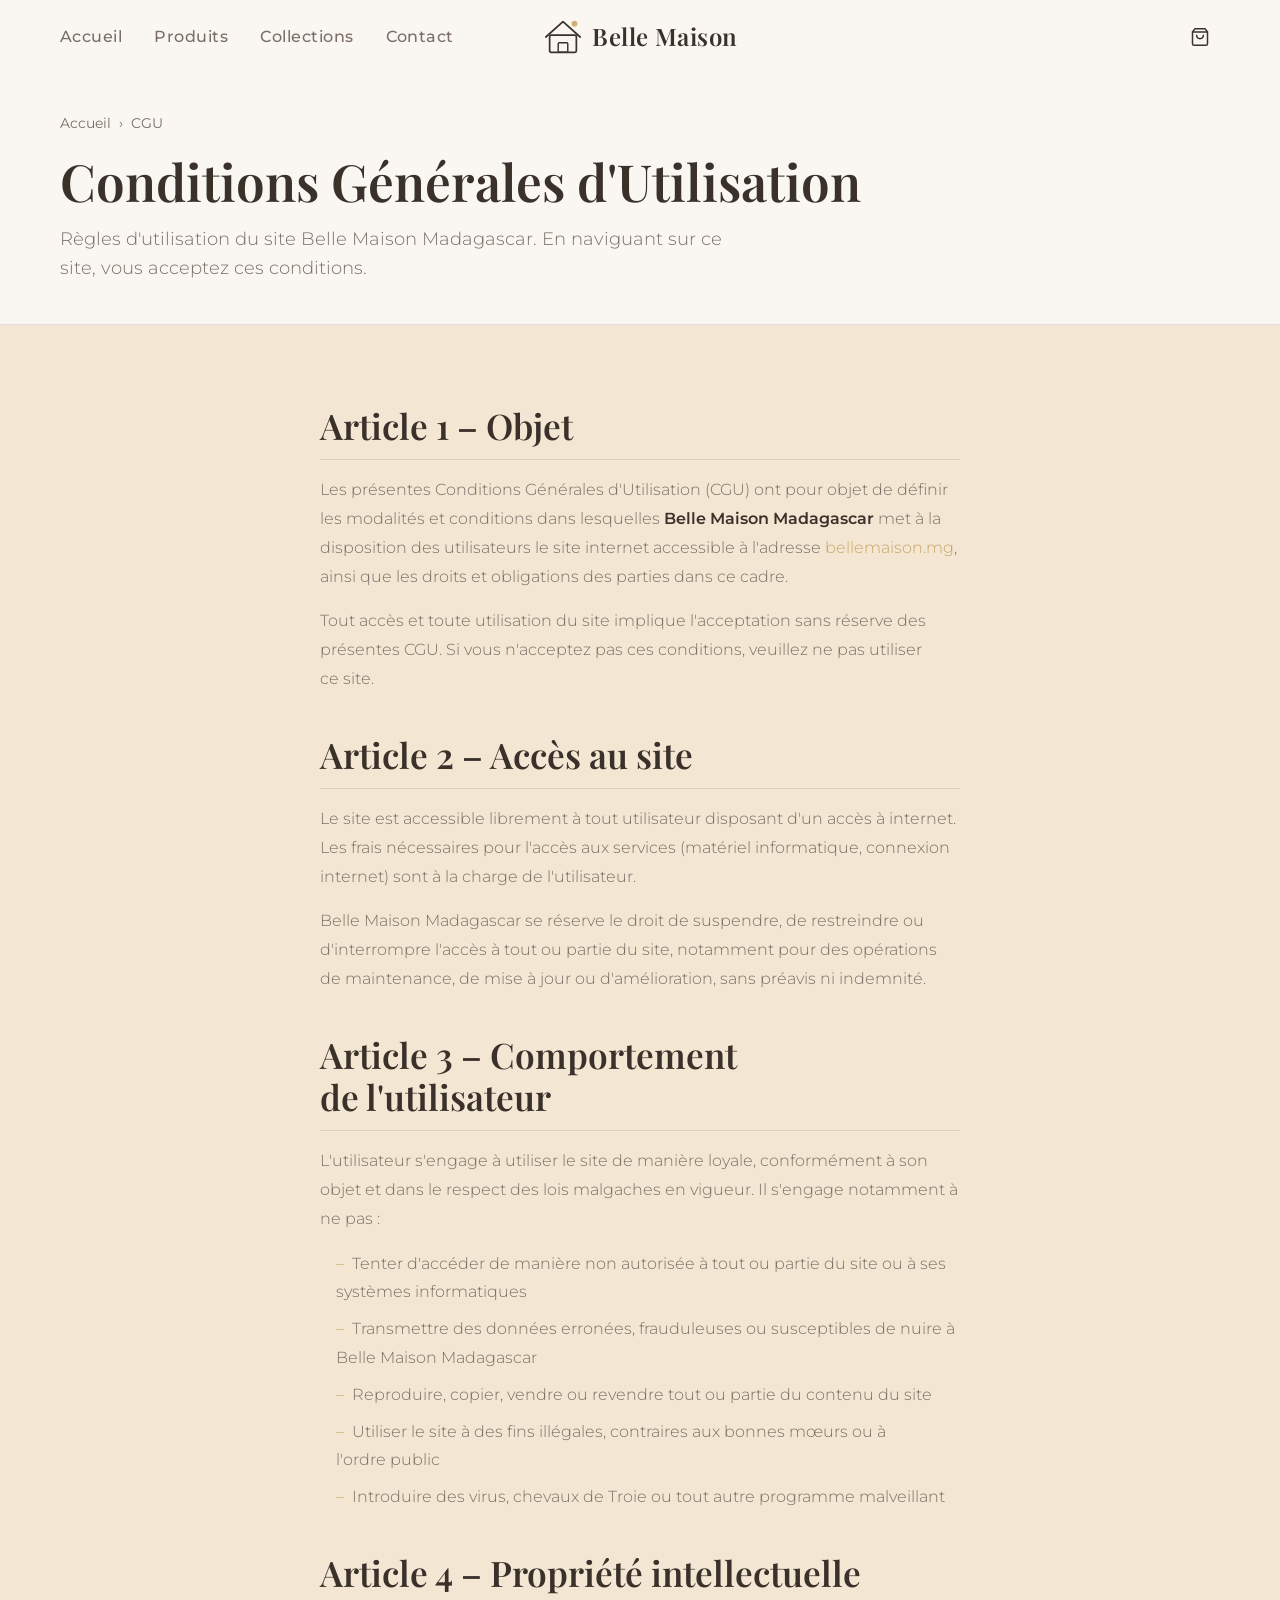
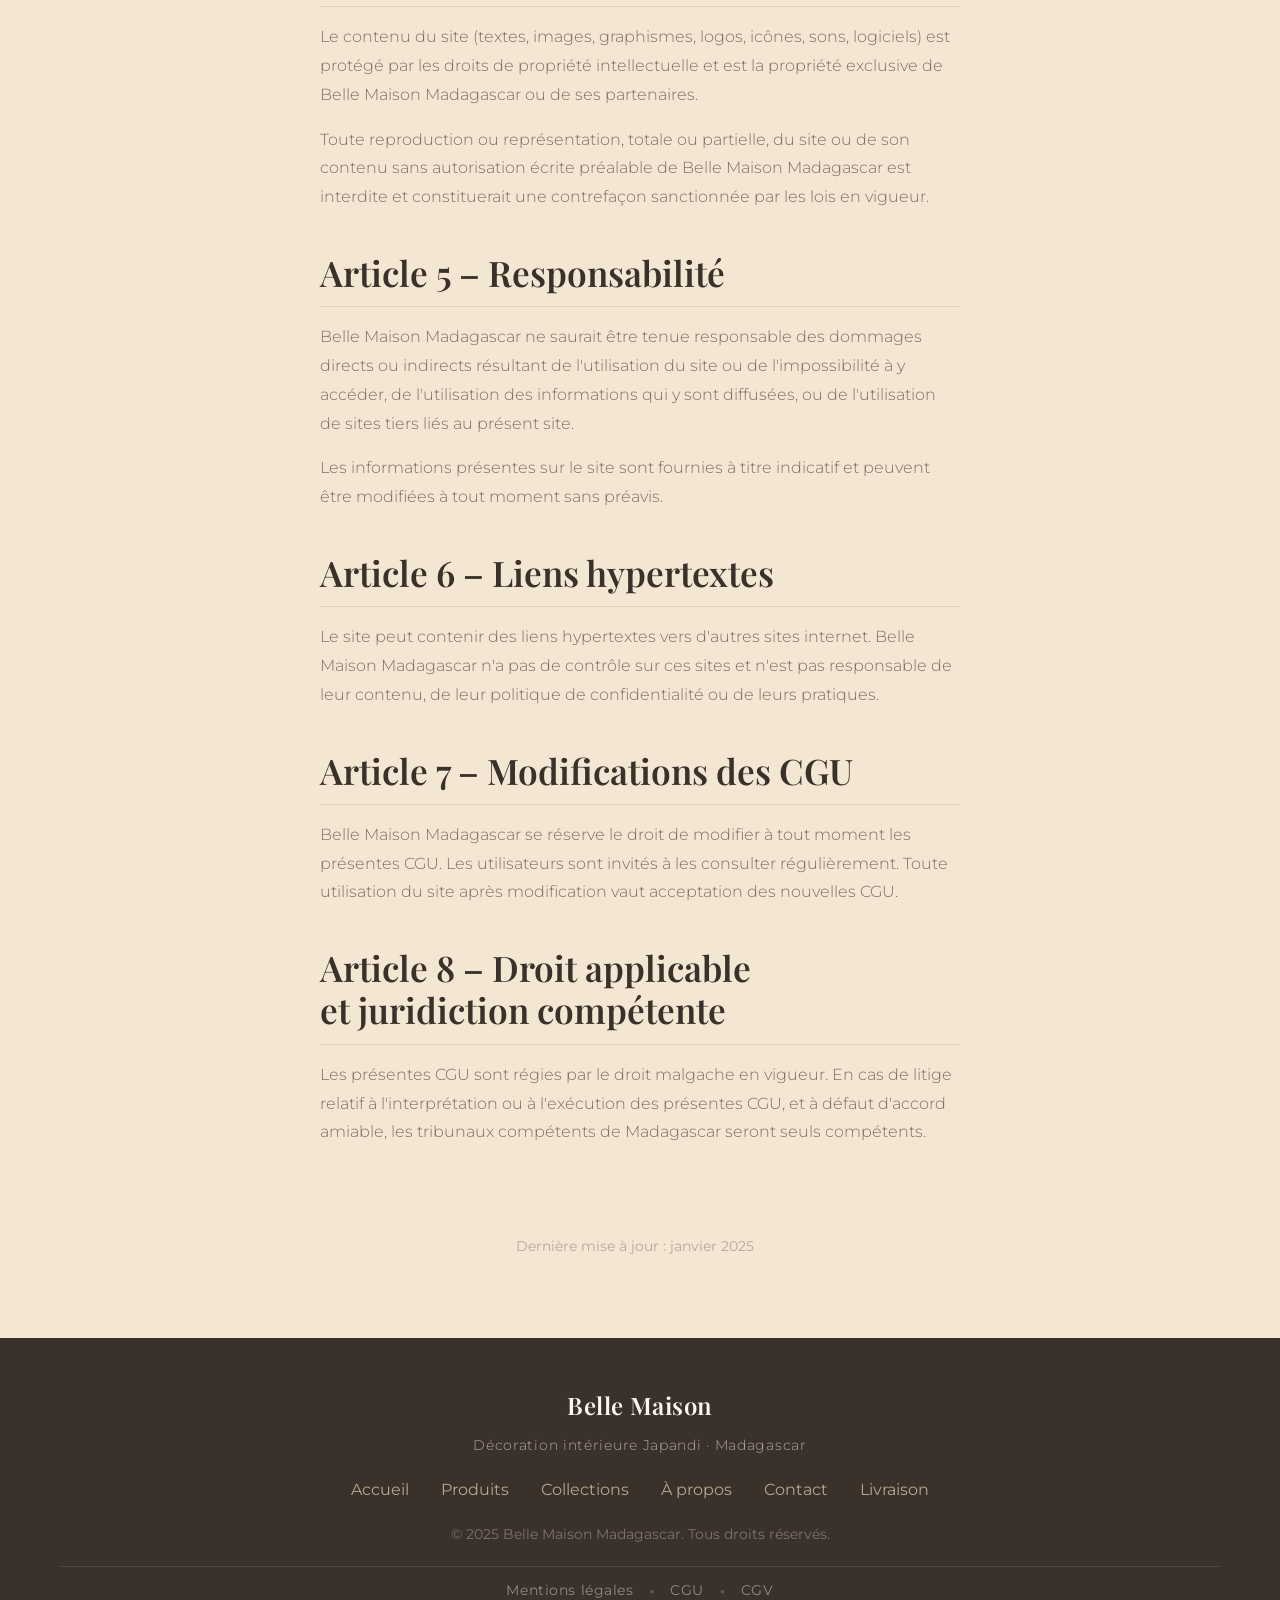
<file: cgu.html>
<!DOCTYPE html>
<html lang="fr" data-theme="light">
<head>
  <meta charset="UTF-8">
  <link rel="icon" type="image/svg+xml" href="favicon.svg">
  <meta name="viewport" content="width=device-width, initial-scale=1.0">
  <meta name="description" content="Conditions Générales d'Utilisation du site Belle Maison Madagascar.">
  <title>CGU – Conditions Générales d'Utilisation – Belle Maison</title>
  <link rel="preconnect" href="https://fonts.googleapis.com">
  <link rel="preconnect" href="https://fonts.gstatic.com" crossorigin>
  <link href="https://fonts.googleapis.com/css2?family=Playfair+Display:ital,wght@0,400;0,600;0,700;1,400&family=Montserrat:wght@300;400;500;600&display=swap" rel="stylesheet">
  <link rel="stylesheet" href="style.css">
  <style>
    .legal-hero { background:var(--color-surface); border-bottom:1px solid var(--color-divider); padding-top:calc(72px + var(--space-10)); padding-bottom:var(--space-10); }
    .legal-body { padding-block:clamp(var(--space-16),8vw,var(--space-20)); background:var(--color-bg); }
    .legal-content { max-width:var(--content-narrow); margin-inline:auto; display:flex; flex-direction:column; gap:var(--space-10); }
    .legal-section { display:flex; flex-direction:column; gap:var(--space-4); }
    .legal-section h2 { font-family:var(--font-display); font-size:var(--text-xl); font-weight:600; color:var(--color-brun); padding-bottom:var(--space-3); border-bottom:1px solid var(--color-divider); }
    .legal-section p, .legal-section li { font-size:var(--text-sm); color:var(--color-text-muted); font-weight:300; line-height:1.8; }
    .legal-section ul { list-style:none; display:flex; flex-direction:column; gap:var(--space-2); padding-left:var(--space-4); }
    .legal-section ul li::before { content:"–"; margin-right:var(--space-2); color:var(--color-or); }
    .legal-section strong { color:var(--color-brun); font-weight:600; }
    .legal-section a { color:var(--color-or); text-decoration:none; }
    .legal-section a:hover { text-decoration:underline; }
    .legal-update { font-size:var(--text-xs); color:var(--color-text-faint); margin-top:var(--space-12); text-align:center; }
  </style>
</head>
<body>
  <a href="#main-content" class="skip-link">Passer au contenu principal</a>

  <header class="site-header" id="header">
    <div class="header-inner">
      <button class="hamburger" id="hamburger" aria-label="Ouvrir le menu" aria-expanded="false" aria-controls="nav-menu"><span></span><span></span><span></span></button>
      <a href="index.html" class="logo" aria-label="Belle Maison – Accueil">
        <svg width="42" height="42" viewBox="0 0 44 44" fill="none" aria-hidden="true"><rect x="8" y="20" width="28" height="18" rx="1.5" stroke="currentColor" stroke-width="1.8"/><path d="M4 22 L22 6 L40 22" stroke="currentColor" stroke-width="1.8" stroke-linecap="round" stroke-linejoin="round"/><rect x="17" y="28" width="10" height="10" rx="1" stroke="currentColor" stroke-width="1.5"/><circle cx="34" cy="8" r="3" fill="#C9A46A" opacity="0.9"/></svg>
        <span class="logo-text">Belle Maison</span>
      </a>
      <nav class="main-nav" id="nav-menu" aria-label="Navigation principale">
        <ul role="list">
          <li><a href="index.html" class="nav-link">Accueil</a></li>
          <li><a href="produits.html" class="nav-link">Produits</a></li>
          <li><a href="collections.html" class="nav-link">Collections</a></li>
          <li><a href="contact.html" class="nav-link">Contact</a></li>
        </ul>
      </nav>
      <div class="header-actions">
        <a href="produits.html" class="icon-btn" aria-label="Voir les produits">
          <svg width="20" height="20" viewBox="0 0 24 24" fill="none" stroke="currentColor" stroke-width="1.8" stroke-linecap="round" stroke-linejoin="round"><path d="M6 2 3 6v14a2 2 0 0 0 2 2h14a2 2 0 0 0 2-2V6l-3-4Z"/><path d="M3 6h18"/><path d="M16 10a4 4 0 0 1-8 0"/></svg>
        </a>
      </div>
    </div>
    <div class="nav-overlay" id="nav-overlay" aria-hidden="true"></div>
  </header>

  <main id="main-content">
    <section class="legal-hero">
      <div class="container">
        <nav class="breadcrumb" aria-label="Fil d'Ariane">
          <a href="index.html">Accueil</a><span aria-hidden="true">›</span><span aria-current="page">CGU</span>
        </nav>
        <h1 class="page-title">Conditions Générales d'Utilisation</h1>
        <p class="page-desc">Règles d'utilisation du site Belle Maison Madagascar. En naviguant sur ce site, vous acceptez ces conditions.</p>
      </div>
    </section>

    <section class="legal-body">
      <div class="container">
        <div class="legal-content">

          <div class="legal-section">
            <h2>Article 1 – Objet</h2>
            <p>Les présentes Conditions Générales d'Utilisation (CGU) ont pour objet de définir les modalités et conditions dans lesquelles <strong>Belle Maison Madagascar</strong> met à la disposition des utilisateurs le site internet accessible à l'adresse <a href="index.html">bellemaison.mg</a>, ainsi que les droits et obligations des parties dans ce cadre.</p>
            <p>Tout accès et toute utilisation du site implique l'acceptation sans réserve des présentes CGU. Si vous n'acceptez pas ces conditions, veuillez ne pas utiliser ce site.</p>
          </div>

          <div class="legal-section">
            <h2>Article 2 – Accès au site</h2>
            <p>Le site est accessible librement à tout utilisateur disposant d'un accès à internet. Les frais nécessaires pour l'accès aux services (matériel informatique, connexion internet) sont à la charge de l'utilisateur.</p>
            <p>Belle Maison Madagascar se réserve le droit de suspendre, de restreindre ou d'interrompre l'accès à tout ou partie du site, notamment pour des opérations de maintenance, de mise à jour ou d'amélioration, sans préavis ni indemnité.</p>
          </div>

          <div class="legal-section">
            <h2>Article 3 – Comportement de l'utilisateur</h2>
            <p>L'utilisateur s'engage à utiliser le site de manière loyale, conformément à son objet et dans le respect des lois malgaches en vigueur. Il s'engage notamment à ne pas :</p>
            <ul>
              <li>Tenter d'accéder de manière non autorisée à tout ou partie du site ou à ses systèmes informatiques</li>
              <li>Transmettre des données erronées, frauduleuses ou susceptibles de nuire à Belle Maison Madagascar</li>
              <li>Reproduire, copier, vendre ou revendre tout ou partie du contenu du site</li>
              <li>Utiliser le site à des fins illégales, contraires aux bonnes mœurs ou à l'ordre public</li>
              <li>Introduire des virus, chevaux de Troie ou tout autre programme malveillant</li>
            </ul>
          </div>

          <div class="legal-section">
            <h2>Article 4 – Propriété intellectuelle</h2>
            <p>Le contenu du site (textes, images, graphismes, logos, icônes, sons, logiciels) est protégé par les droits de propriété intellectuelle et est la propriété exclusive de Belle Maison Madagascar ou de ses partenaires.</p>
            <p>Toute reproduction ou représentation, totale ou partielle, du site ou de son contenu sans autorisation écrite préalable de Belle Maison Madagascar est interdite et constituerait une contrefaçon sanctionnée par les lois en vigueur.</p>
          </div>

          <div class="legal-section">
            <h2>Article 5 – Responsabilité</h2>
            <p>Belle Maison Madagascar ne saurait être tenue responsable des dommages directs ou indirects résultant de l'utilisation du site ou de l'impossibilité à y accéder, de l'utilisation des informations qui y sont diffusées, ou de l'utilisation de sites tiers liés au présent site.</p>
            <p>Les informations présentes sur le site sont fournies à titre indicatif et peuvent être modifiées à tout moment sans préavis.</p>
          </div>

          <div class="legal-section">
            <h2>Article 6 – Liens hypertextes</h2>
            <p>Le site peut contenir des liens hypertextes vers d'autres sites internet. Belle Maison Madagascar n'a pas de contrôle sur ces sites et n'est pas responsable de leur contenu, de leur politique de confidentialité ou de leurs pratiques.</p>
          </div>

          <div class="legal-section">
            <h2>Article 7 – Modifications des CGU</h2>
            <p>Belle Maison Madagascar se réserve le droit de modifier à tout moment les présentes CGU. Les utilisateurs sont invités à les consulter régulièrement. Toute utilisation du site après modification vaut acceptation des nouvelles CGU.</p>
          </div>

          <div class="legal-section">
            <h2>Article 8 – Droit applicable et juridiction compétente</h2>
            <p>Les présentes CGU sont régies par le droit malgache en vigueur. En cas de litige relatif à l'interprétation ou à l'exécution des présentes CGU, et à défaut d'accord amiable, les tribunaux compétents de Madagascar seront seuls compétents.</p>
          </div>

          <p class="legal-update">Dernière mise à jour : janvier 2025</p>
        </div>
      </div>
    </section>
  </main>

  <footer class="site-footer" role="contentinfo">
    <div class="container footer-inner">
      <div class="footer-brand"><span class="logo-text footer-logo">Belle Maison</span><p>Décoration intérieure Japandi · Madagascar</p></div>
      <nav class="footer-nav" aria-label="Navigation pied de page">
        <a href="index.html">Accueil</a><a href="produits.html">Produits</a><a href="collections.html">Collections</a>
        <a href="a-propos.html">À propos</a><a href="contact.html">Contact</a><a href="livraison.html">Livraison</a>
      </nav>
      <p class="footer-copy">© 2025 Belle Maison Madagascar. Tous droits réservés.</p>
      <nav class="footer-legal-nav" aria-label="Liens légaux">
        <a href="mentions-legales.html">Mentions légales</a>
        <span class="footer-legal-sep" aria-hidden="true">●</span>
        <a href="cgu.html">CGU</a>
        <span class="footer-legal-sep" aria-hidden="true">●</span>
        <a href="cgv.html">CGV</a>
      </nav>
    </div>
  </footer>

  <script>
    const header = document.getElementById('header');
    let lastY = 0;
    window.addEventListener('scroll', () => { const y = window.scrollY; header.classList.toggle('scrolled', y > 60); header.classList.toggle('hidden', y > lastY && y > 120); lastY = y; }, { passive: true });
    const hamburger = document.getElementById('hamburger');
    const navMenu = document.getElementById('nav-menu');
    const navOvl = document.getElementById('nav-overlay');
    function toggleNav(open) { hamburger.setAttribute('aria-expanded', open); navMenu.classList.toggle('is-open', open); navOvl.classList.toggle('is-visible', open); document.body.classList.toggle('menu-open', open); }
    hamburger.addEventListener('click', () => toggleNav(hamburger.getAttribute('aria-expanded') !== 'true'));
    navOvl.addEventListener('click', () => toggleNav(false));
  </script>
</body>
</html>
</file>
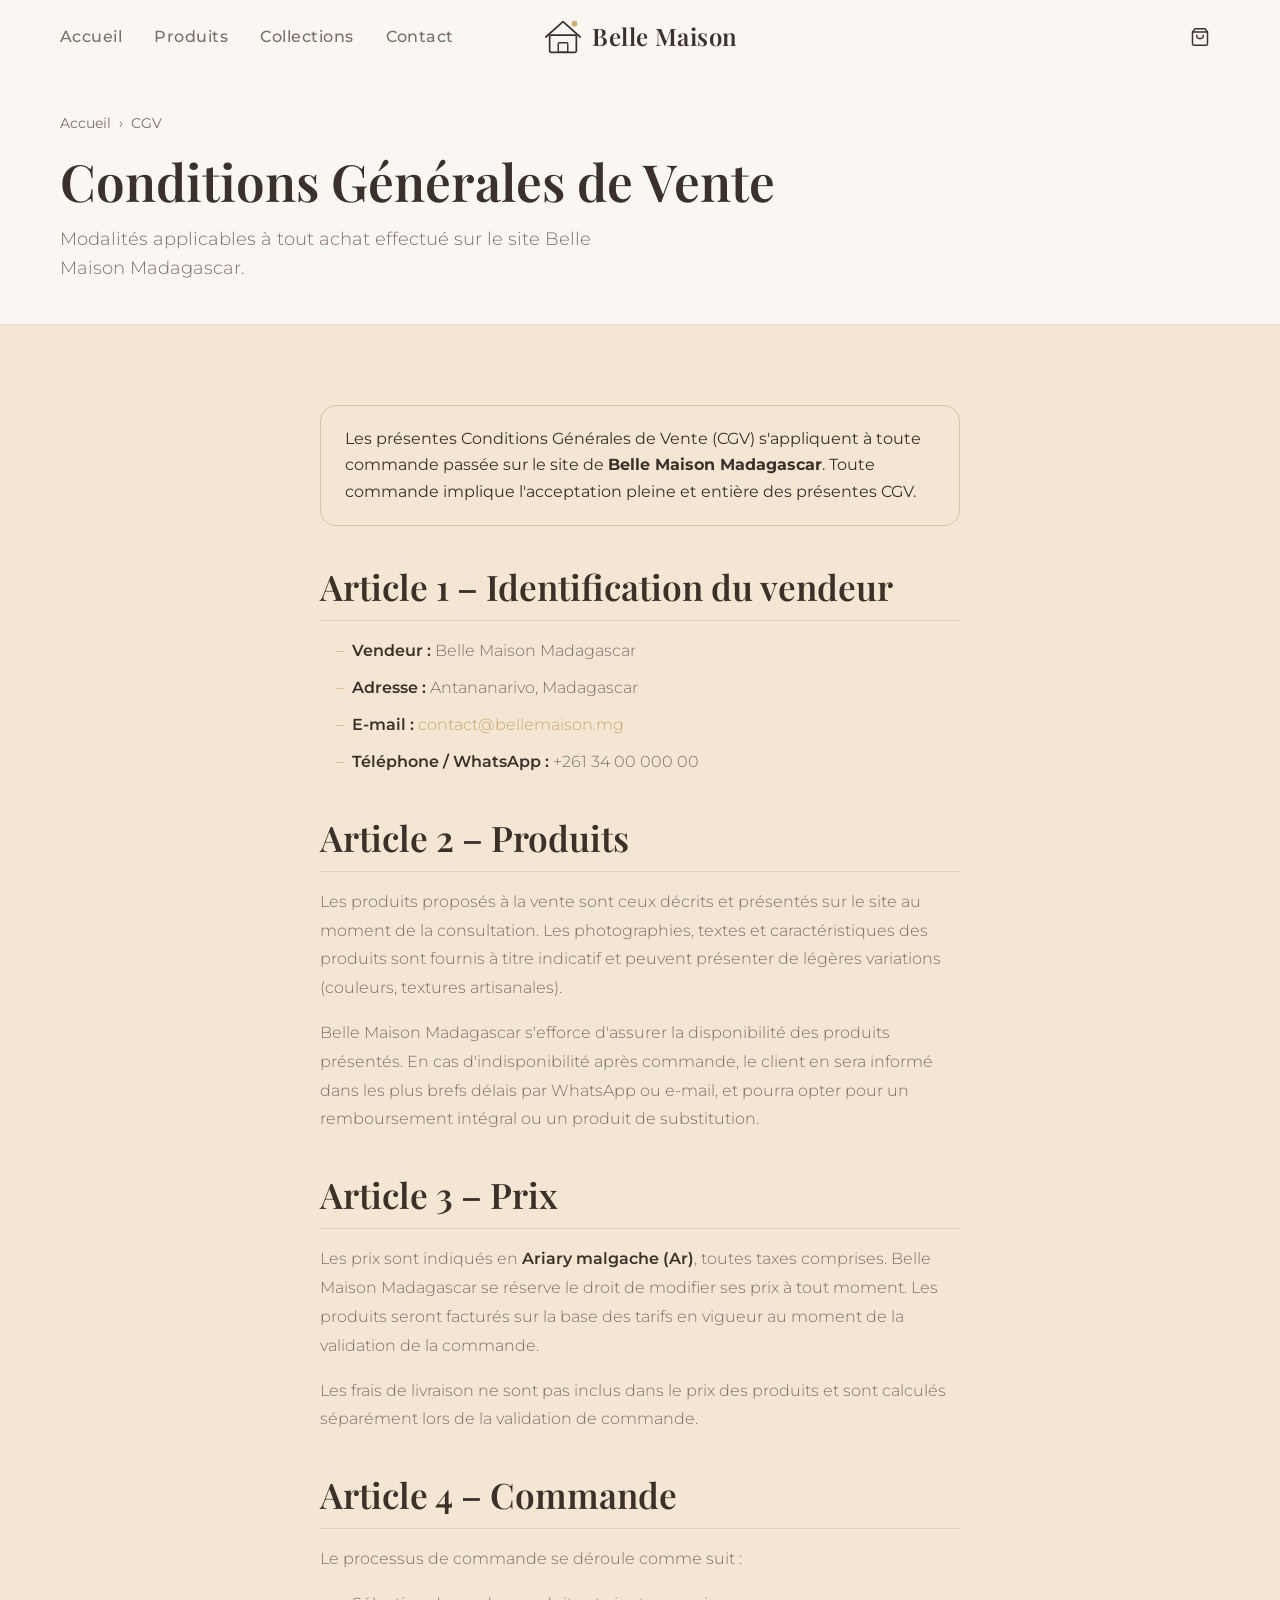
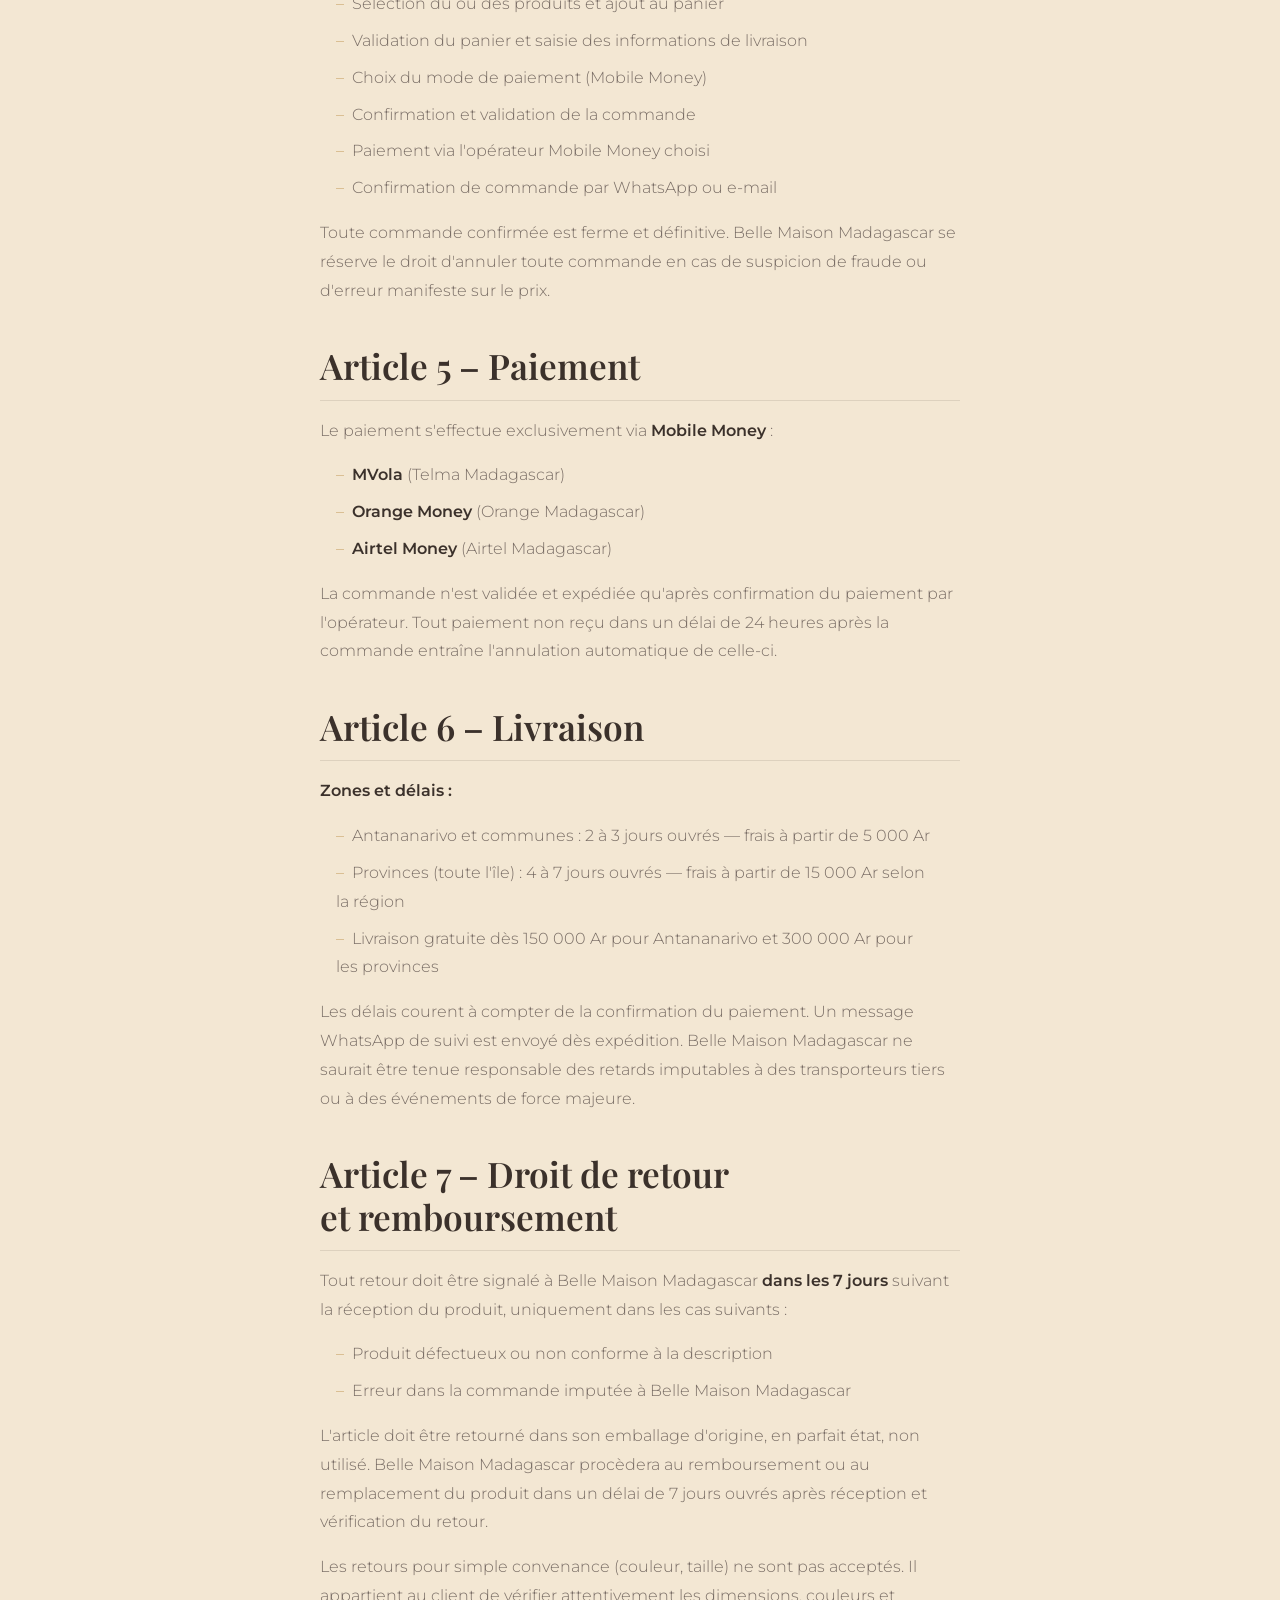
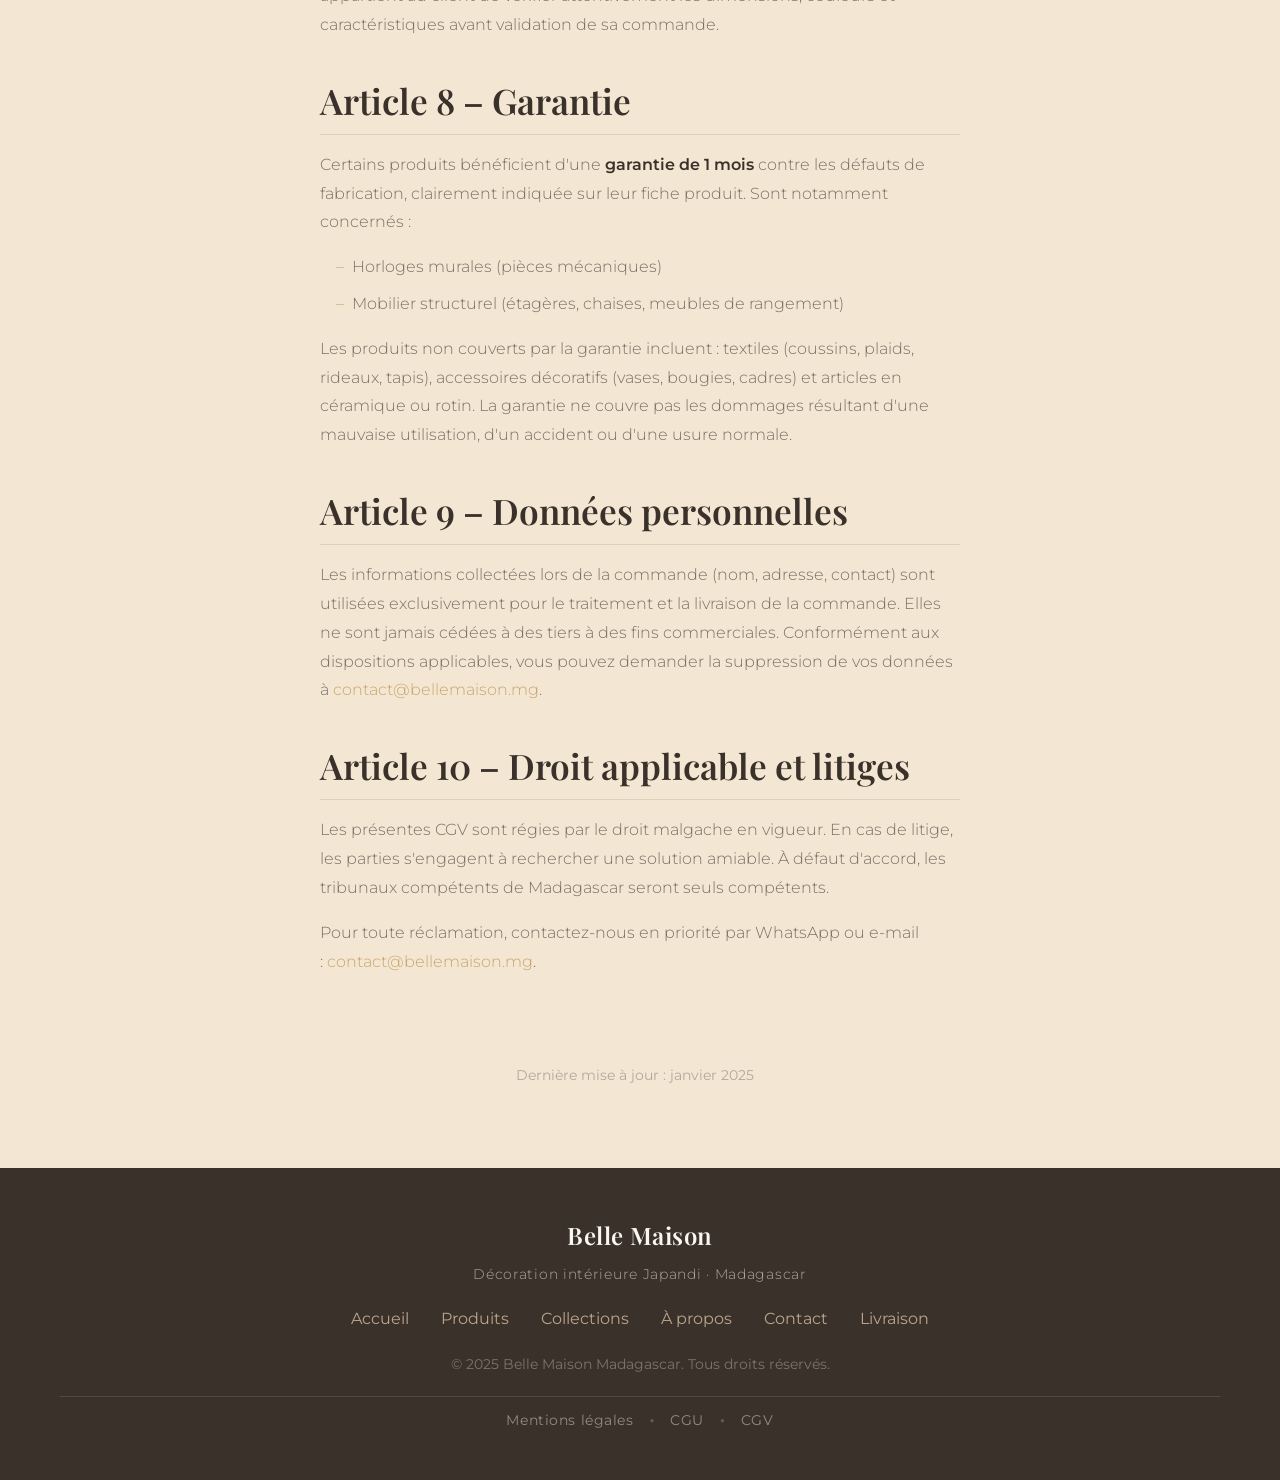
<file: cgv.html>
<!DOCTYPE html>
<html lang="fr" data-theme="light">
<head>
  <meta charset="UTF-8">
  <link rel="icon" type="image/svg+xml" href="favicon.svg">
  <meta name="viewport" content="width=device-width, initial-scale=1.0">
  <meta name="description" content="Conditions Générales de Vente de Belle Maison Madagascar – commande, paiement Mobile Money, livraison et retours.">
  <title>CGV – Conditions Générales de Vente – Belle Maison</title>
  <link rel="preconnect" href="https://fonts.googleapis.com">
  <link rel="preconnect" href="https://fonts.gstatic.com" crossorigin>
  <link href="https://fonts.googleapis.com/css2?family=Playfair+Display:ital,wght@0,400;0,600;0,700;1,400&family=Montserrat:wght@300;400;500;600&display=swap" rel="stylesheet">
  <link rel="stylesheet" href="style.css">
  <style>
    .legal-hero { background:var(--color-surface); border-bottom:1px solid var(--color-divider); padding-top:calc(72px + var(--space-10)); padding-bottom:var(--space-10); }
    .legal-body { padding-block:clamp(var(--space-16),8vw,var(--space-20)); background:var(--color-bg); }
    .legal-content { max-width:var(--content-narrow); margin-inline:auto; display:flex; flex-direction:column; gap:var(--space-10); }
    .legal-section { display:flex; flex-direction:column; gap:var(--space-4); }
    .legal-section h2 { font-family:var(--font-display); font-size:var(--text-xl); font-weight:600; color:var(--color-brun); padding-bottom:var(--space-3); border-bottom:1px solid var(--color-divider); }
    .legal-section p, .legal-section li { font-size:var(--text-sm); color:var(--color-text-muted); font-weight:300; line-height:1.8; }
    .legal-section ul { list-style:none; display:flex; flex-direction:column; gap:var(--space-2); padding-left:var(--space-4); }
    .legal-section ul li::before { content:"–"; margin-right:var(--space-2); color:var(--color-or); }
    .legal-section strong { color:var(--color-brun); font-weight:600; }
    .legal-section a { color:var(--color-or); text-decoration:none; }
    .legal-section a:hover { text-decoration:underline; }
    .legal-highlight { background:var(--color-beige); border:1px solid var(--color-sable); border-radius:var(--radius-xl); padding:var(--space-5) var(--space-6); }
    .legal-highlight p { margin:0; font-size:var(--text-sm); color:var(--color-brun); font-weight:400; }
    .legal-update { font-size:var(--text-xs); color:var(--color-text-faint); margin-top:var(--space-12); text-align:center; }
  </style>
</head>
<body>
  <a href="#main-content" class="skip-link">Passer au contenu principal</a>

  <header class="site-header" id="header">
    <div class="header-inner">
      <button class="hamburger" id="hamburger" aria-label="Ouvrir le menu" aria-expanded="false" aria-controls="nav-menu"><span></span><span></span><span></span></button>
      <a href="index.html" class="logo" aria-label="Belle Maison – Accueil">
        <svg width="42" height="42" viewBox="0 0 44 44" fill="none" aria-hidden="true"><rect x="8" y="20" width="28" height="18" rx="1.5" stroke="currentColor" stroke-width="1.8"/><path d="M4 22 L22 6 L40 22" stroke="currentColor" stroke-width="1.8" stroke-linecap="round" stroke-linejoin="round"/><rect x="17" y="28" width="10" height="10" rx="1" stroke="currentColor" stroke-width="1.5"/><circle cx="34" cy="8" r="3" fill="#C9A46A" opacity="0.9"/></svg>
        <span class="logo-text">Belle Maison</span>
      </a>
      <nav class="main-nav" id="nav-menu" aria-label="Navigation principale">
        <ul role="list">
          <li><a href="index.html" class="nav-link">Accueil</a></li>
          <li><a href="produits.html" class="nav-link">Produits</a></li>
          <li><a href="collections.html" class="nav-link">Collections</a></li>
          <li><a href="contact.html" class="nav-link">Contact</a></li>
        </ul>
      </nav>
      <div class="header-actions">
        <a href="produits.html" class="icon-btn" aria-label="Voir les produits">
          <svg width="20" height="20" viewBox="0 0 24 24" fill="none" stroke="currentColor" stroke-width="1.8" stroke-linecap="round" stroke-linejoin="round"><path d="M6 2 3 6v14a2 2 0 0 0 2 2h14a2 2 0 0 0 2-2V6l-3-4Z"/><path d="M3 6h18"/><path d="M16 10a4 4 0 0 1-8 0"/></svg>
        </a>
      </div>
    </div>
    <div class="nav-overlay" id="nav-overlay" aria-hidden="true"></div>
  </header>

  <main id="main-content">
    <section class="legal-hero">
      <div class="container">
        <nav class="breadcrumb" aria-label="Fil d'Ariane">
          <a href="index.html">Accueil</a><span aria-hidden="true">›</span><span aria-current="page">CGV</span>
        </nav>
        <h1 class="page-title">Conditions Générales de Vente</h1>
        <p class="page-desc">Modalités applicables à tout achat effectué sur le site Belle Maison Madagascar.</p>
      </div>
    </section>

    <section class="legal-body">
      <div class="container">
        <div class="legal-content">

          <div class="legal-highlight">
            <p>Les présentes Conditions Générales de Vente (CGV) s'appliquent à toute commande passée sur le site de <strong>Belle Maison Madagascar</strong>. Toute commande implique l'acceptation pleine et entière des présentes CGV.</p>
          </div>

          <div class="legal-section">
            <h2>Article 1 – Identification du vendeur</h2>
            <ul>
              <li><strong>Vendeur :</strong> Belle Maison Madagascar</li>
              <li><strong>Adresse :</strong> Antananarivo, Madagascar</li>
              <li><strong>E-mail :</strong> <a href="mailto:contact@bellemaison.mg">contact@bellemaison.mg</a></li>
              <li><strong>Téléphone / WhatsApp :</strong> +261 34 00 000 00</li>
            </ul>
          </div>

          <div class="legal-section">
            <h2>Article 2 – Produits</h2>
            <p>Les produits proposés à la vente sont ceux décrits et présentés sur le site au moment de la consultation. Les photographies, textes et caractéristiques des produits sont fournis à titre indicatif et peuvent présenter de légères variations (couleurs, textures artisanales).</p>
            <p>Belle Maison Madagascar s'efforce d'assurer la disponibilité des produits présentés. En cas d'indisponibilité après commande, le client en sera informé dans les plus brefs délais par WhatsApp ou e-mail, et pourra opter pour un remboursement intégral ou un produit de substitution.</p>
          </div>

          <div class="legal-section">
            <h2>Article 3 – Prix</h2>
            <p>Les prix sont indiqués en <strong>Ariary malgache (Ar)</strong>, toutes taxes comprises. Belle Maison Madagascar se réserve le droit de modifier ses prix à tout moment. Les produits seront facturés sur la base des tarifs en vigueur au moment de la validation de la commande.</p>
            <p>Les frais de livraison ne sont pas inclus dans le prix des produits et sont calculés séparément lors de la validation de commande.</p>
          </div>

          <div class="legal-section">
            <h2>Article 4 – Commande</h2>
            <p>Le processus de commande se déroule comme suit :</p>
            <ul>
              <li>Sélection du ou des produits et ajout au panier</li>
              <li>Validation du panier et saisie des informations de livraison</li>
              <li>Choix du mode de paiement (Mobile Money)</li>
              <li>Confirmation et validation de la commande</li>
              <li>Paiement via l'opérateur Mobile Money choisi</li>
              <li>Confirmation de commande par WhatsApp ou e-mail</li>
            </ul>
            <p>Toute commande confirmée est ferme et définitive. Belle Maison Madagascar se réserve le droit d'annuler toute commande en cas de suspicion de fraude ou d'erreur manifeste sur le prix.</p>
          </div>

          <div class="legal-section">
            <h2>Article 5 – Paiement</h2>
            <p>Le paiement s'effectue exclusivement via <strong>Mobile Money</strong> :</p>
            <ul>
              <li><strong>MVola</strong> (Telma Madagascar)</li>
              <li><strong>Orange Money</strong> (Orange Madagascar)</li>
              <li><strong>Airtel Money</strong> (Airtel Madagascar)</li>
            </ul>
            <p>La commande n'est validée et expédiée qu'après confirmation du paiement par l'opérateur. Tout paiement non reçu dans un délai de 24 heures après la commande entraîne l'annulation automatique de celle-ci.</p>
          </div>

          <div class="legal-section">
            <h2>Article 6 – Livraison</h2>
            <p><strong>Zones et délais :</strong></p>
            <ul>
              <li>Antananarivo et communes : 2 à 3 jours ouvrés — frais à partir de 5 000 Ar</li>
              <li>Provinces (toute l'île) : 4 à 7 jours ouvrés — frais à partir de 15 000 Ar selon la région</li>
              <li>Livraison gratuite dès 150 000 Ar pour Antananarivo et 300 000 Ar pour les provinces</li>
            </ul>
            <p>Les délais courent à compter de la confirmation du paiement. Un message WhatsApp de suivi est envoyé dès expédition. Belle Maison Madagascar ne saurait être tenue responsable des retards imputables à des transporteurs tiers ou à des événements de force majeure.</p>
          </div>

          <div class="legal-section">
            <h2>Article 7 – Droit de retour et remboursement</h2>
            <p>Tout retour doit être signalé à Belle Maison Madagascar <strong>dans les 7 jours</strong> suivant la réception du produit, uniquement dans les cas suivants :</p>
            <ul>
              <li>Produit défectueux ou non conforme à la description</li>
              <li>Erreur dans la commande imputée à Belle Maison Madagascar</li>
            </ul>
            <p>L'article doit être retourné dans son emballage d'origine, en parfait état, non utilisé. Belle Maison Madagascar procèdera au remboursement ou au remplacement du produit dans un délai de 7 jours ouvrés après réception et vérification du retour.</p>
            <p>Les retours pour simple convenance (couleur, taille) ne sont pas acceptés. Il appartient au client de vérifier attentivement les dimensions, couleurs et caractéristiques avant validation de sa commande.</p>
          </div>

          <div class="legal-section">
            <h2>Article 8 – Garantie</h2>
            <p>Certains produits bénéficient d'une <strong>garantie de 1 mois</strong> contre les défauts de fabrication, clairement indiquée sur leur fiche produit. Sont notamment concernés :</p>
            <ul>
              <li>Horloges murales (pièces mécaniques)</li>
              <li>Mobilier structurel (étagères, chaises, meubles de rangement)</li>
            </ul>
            <p>Les produits non couverts par la garantie incluent : textiles (coussins, plaids, rideaux, tapis), accessoires décoratifs (vases, bougies, cadres) et articles en céramique ou rotin. La garantie ne couvre pas les dommages résultant d'une mauvaise utilisation, d'un accident ou d'une usure normale.</p>
          </div>

          <div class="legal-section">
            <h2>Article 9 – Données personnelles</h2>
            <p>Les informations collectées lors de la commande (nom, adresse, contact) sont utilisées exclusivement pour le traitement et la livraison de la commande. Elles ne sont jamais cédées à des tiers à des fins commerciales. Conformément aux dispositions applicables, vous pouvez demander la suppression de vos données à <a href="mailto:contact@bellemaison.mg">contact@bellemaison.mg</a>.</p>
          </div>

          <div class="legal-section">
            <h2>Article 10 – Droit applicable et litiges</h2>
            <p>Les présentes CGV sont régies par le droit malgache en vigueur. En cas de litige, les parties s'engagent à rechercher une solution amiable. À défaut d'accord, les tribunaux compétents de Madagascar seront seuls compétents.</p>
            <p>Pour toute réclamation, contactez-nous en priorité par WhatsApp ou e-mail : <a href="mailto:contact@bellemaison.mg">contact@bellemaison.mg</a>.</p>
          </div>

          <p class="legal-update">Dernière mise à jour : janvier 2025</p>
        </div>
      </div>
    </section>
  </main>

  <footer class="site-footer" role="contentinfo">
    <div class="container footer-inner">
      <div class="footer-brand"><span class="logo-text footer-logo">Belle Maison</span><p>Décoration intérieure Japandi · Madagascar</p></div>
      <nav class="footer-nav" aria-label="Navigation pied de page">
        <a href="index.html">Accueil</a><a href="produits.html">Produits</a><a href="collections.html">Collections</a>
        <a href="a-propos.html">À propos</a><a href="contact.html">Contact</a><a href="livraison.html">Livraison</a>
      </nav>
      <p class="footer-copy">© 2025 Belle Maison Madagascar. Tous droits réservés.</p>
      <nav class="footer-legal-nav" aria-label="Liens légaux">
        <a href="mentions-legales.html">Mentions légales</a>
        <span class="footer-legal-sep" aria-hidden="true">●</span>
        <a href="cgu.html">CGU</a>
        <span class="footer-legal-sep" aria-hidden="true">●</span>
        <a href="cgv.html">CGV</a>
      </nav>
    </div>
  </footer>

  <script>
    const header = document.getElementById('header');
    let lastY = 0;
    window.addEventListener('scroll', () => { const y = window.scrollY; header.classList.toggle('scrolled', y > 60); header.classList.toggle('hidden', y > lastY && y > 120); lastY = y; }, { passive: true });
    const hamburger = document.getElementById('hamburger');
    const navMenu = document.getElementById('nav-menu');
    const navOvl = document.getElementById('nav-overlay');
    function toggleNav(open) { hamburger.setAttribute('aria-expanded', open); navMenu.classList.toggle('is-open', open); navOvl.classList.toggle('is-visible', open); document.body.classList.toggle('menu-open', open); }
    hamburger.addEventListener('click', () => toggleNav(hamburger.getAttribute('aria-expanded') !== 'true'));
    navOvl.addEventListener('click', () => toggleNav(false));
  </script>
</body>
</html>
</file>
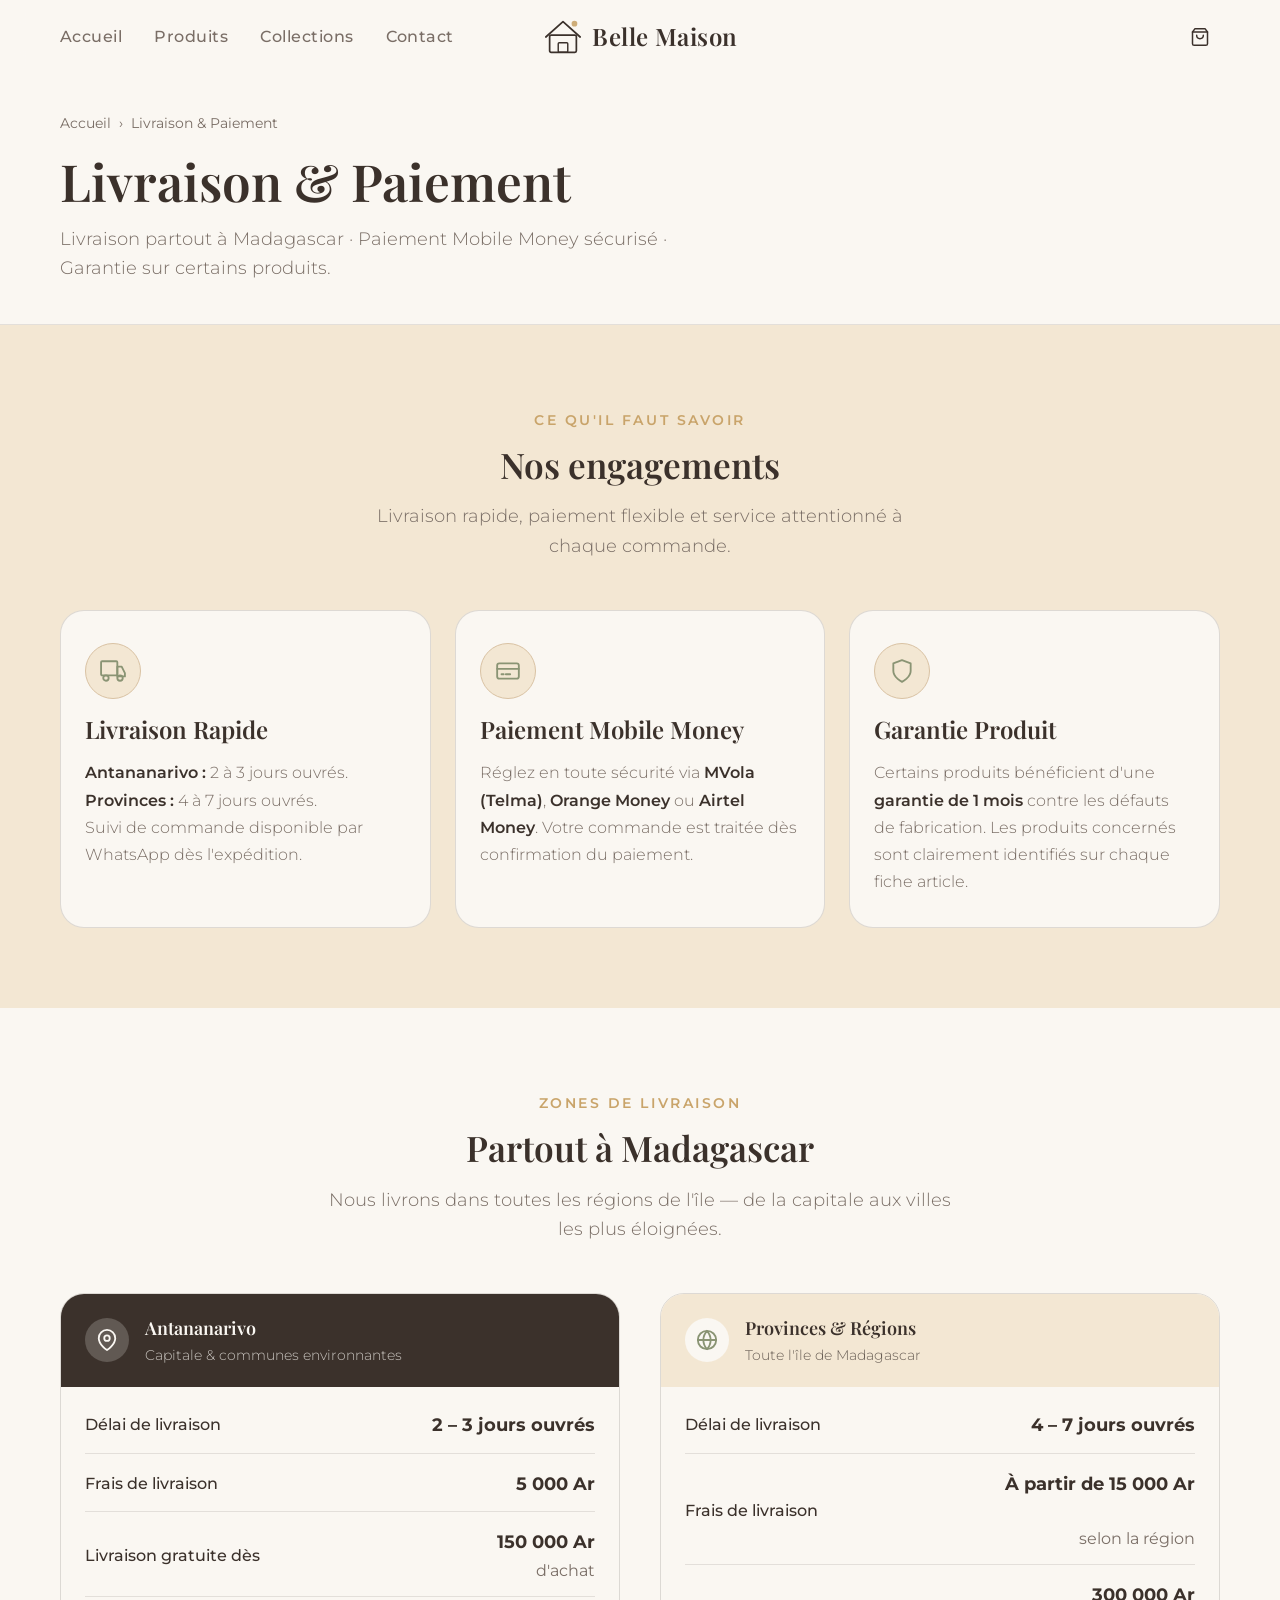
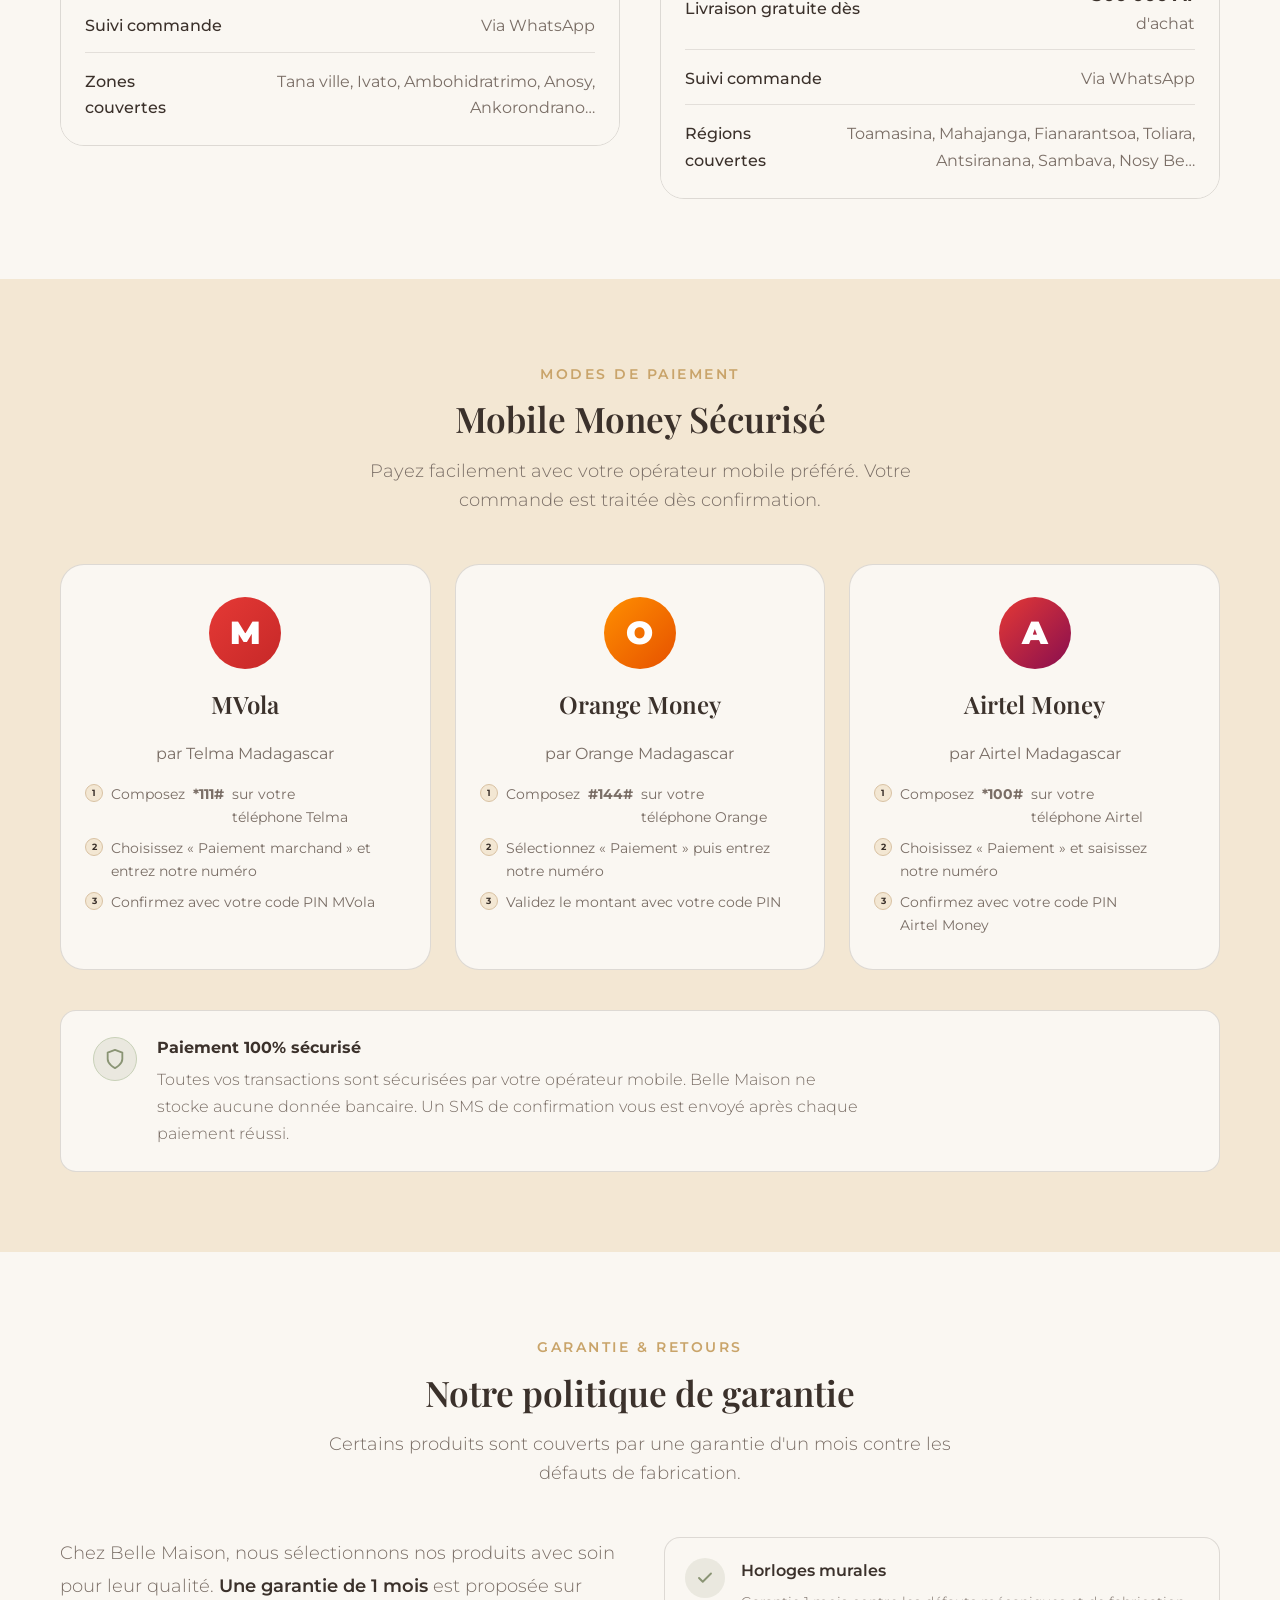
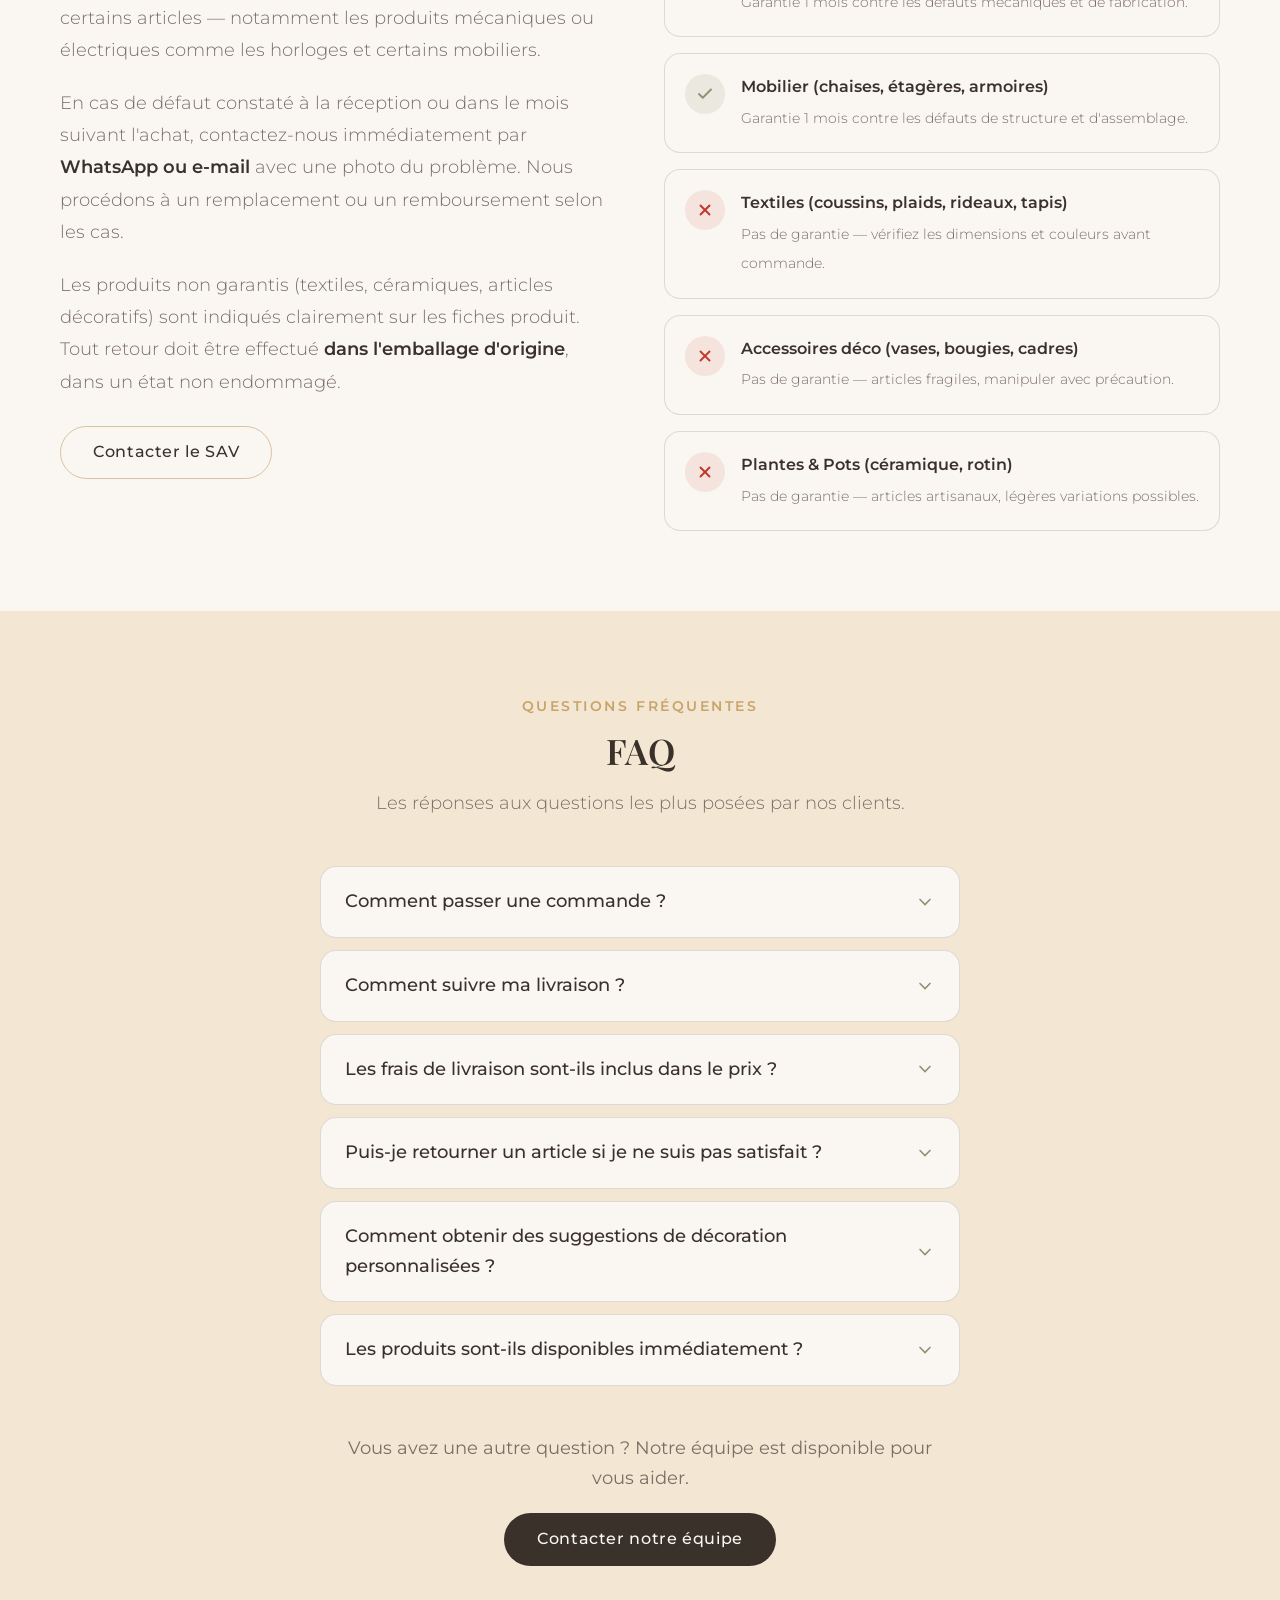
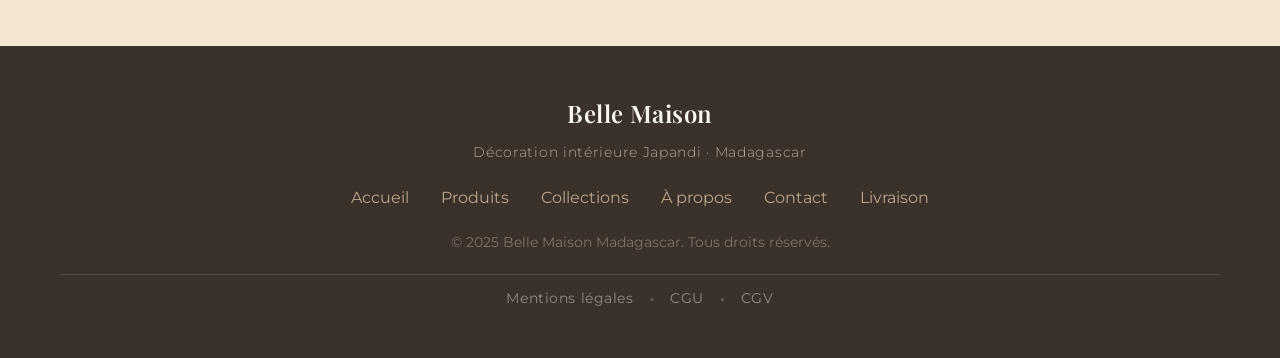
<file: livraison.html>
<!DOCTYPE html>
<html lang="fr" data-theme="light">
<head>
  <meta charset="UTF-8">
  <link rel="icon" type="image/svg+xml" href="favicon.svg">
  <meta name="viewport" content="width=device-width, initial-scale=1.0">
  <meta name="description" content="Belle Maison – Livraison partout à Madagascar. Paiement Mobile Money (MVola, Orange Money, Airtel Money). Garantie et retours.">
  <title>Livraison & Paiement – Belle Maison Madagascar</title>

  <link rel="preconnect" href="https://fonts.googleapis.com">
  <link rel="preconnect" href="https://fonts.gstatic.com" crossorigin>
  <link href="https://fonts.googleapis.com/css2?family=Playfair+Display:ital,wght@0,400;0,600;0,700;1,400&family=Montserrat:wght@300;400;500;600&display=swap" rel="stylesheet">
  <link rel="stylesheet" href="style.css">

  <style>
    /* ── Livraison page extras ───────────────────────────── */
    .livraison-hero {
      background: var(--color-surface);
      border-bottom: 1px solid var(--color-divider);
      padding-top: calc(72px + var(--space-10));
      padding-bottom: var(--space-10);
    }

    /* Info cards grid */
    .info-cards-section {
      padding-block: clamp(var(--space-16), 8vw, var(--space-20));
      background: var(--color-bg);
    }
    .info-cards-grid {
      display: grid;
      grid-template-columns: repeat(3, 1fr);
      gap: var(--space-6);
      margin-top: var(--space-12);
    }
    .info-card {
      background: var(--color-surface);
      border: 1px solid var(--color-border);
      border-radius: var(--radius-2xl);
      padding: var(--space-8) var(--space-6);
      display: flex;
      flex-direction: column;
      gap: var(--space-4);
      transition: box-shadow var(--transition-slow), transform var(--transition-slow);
    }
    .info-card:hover { box-shadow: var(--shadow-md); transform: translateY(-3px); }

    .info-card-icon {
      width: 56px; height: 56px;
      border-radius: var(--radius-full);
      background: var(--color-beige);
      border: 1.5px solid var(--color-sable);
      display: flex; align-items: center; justify-content: center;
      color: var(--color-sage);
    }
    .info-card-title {
      font-family: var(--font-display);
      font-size: var(--text-lg);
      font-weight: 600;
      color: var(--color-brun);
    }
    .info-card-desc {
      font-size: var(--text-sm);
      color: var(--color-text-muted);
      font-weight: 300;
      line-height: 1.7;
      max-width: none;
    }
    .info-card-desc strong { color: var(--color-brun); font-weight: 600; }

    /* Zones table */
    .zones-section {
      padding-block: clamp(var(--space-16), 8vw, var(--space-20));
      background: var(--color-surface);
    }
    .zones-grid {
      display: grid;
      grid-template-columns: 1fr 1fr;
      gap: var(--space-10);
      align-items: start;
      margin-top: var(--space-12);
    }
    .zone-card {
      border: 1px solid var(--color-border);
      border-radius: var(--radius-2xl);
      overflow: hidden;
    }
    .zone-card-header {
      padding: var(--space-5) var(--space-6);
      display: flex;
      align-items: center;
      gap: var(--space-4);
    }
    .zone-card-header.primary { background: var(--color-brun); color: var(--color-blanc); }
    .zone-card-header.secondary { background: var(--color-beige); color: var(--color-brun); }
    .zone-icon {
      width: 44px; height: 44px;
      border-radius: var(--radius-full);
      display: flex; align-items: center; justify-content: center;
      flex-shrink: 0;
    }
    .zone-icon.light  { background: rgba(250,247,242,0.2); color: var(--color-blanc); }
    .zone-icon.dark   { background: var(--color-surface); color: var(--color-sage); }
    .zone-card-title  { font-family: var(--font-display); font-size: var(--text-base); font-weight: 600; }
    .zone-card-sub    { font-size: var(--text-xs); opacity: 0.75; font-weight: 300; }
    .zone-card-body   { padding: var(--space-6); display: flex; flex-direction: column; gap: var(--space-4); background: var(--color-blanc); }

    .zone-row {
      display: flex;
      justify-content: space-between;
      align-items: center;
      padding-bottom: var(--space-3);
      border-bottom: 1px solid var(--color-divider);
      gap: var(--space-4);
    }
    .zone-row:last-child { border-bottom: none; padding-bottom: 0; }
    .zone-row-label { font-size: var(--text-sm); color: var(--color-brun); font-weight: 500; }
    .zone-row-value { font-size: var(--text-sm); color: var(--color-text-muted); font-weight: 400; text-align: right; }
    .zone-row-value strong { display: block; color: var(--color-brun); font-weight: 700; font-size: var(--text-base); }

    /* Payment section */
    .payment-section {
      padding-block: clamp(var(--space-16), 8vw, var(--space-20));
      background: var(--color-bg);
    }
    .payment-operators {
      display: grid;
      grid-template-columns: repeat(3, 1fr);
      gap: var(--space-6);
      margin-top: var(--space-12);
    }
    .operator-info-card {
      background: var(--color-surface);
      border: 1px solid var(--color-border);
      border-radius: var(--radius-2xl);
      padding: var(--space-8) var(--space-6);
      display: flex;
      flex-direction: column;
      align-items: center;
      gap: var(--space-4);
      text-align: center;
      transition: box-shadow var(--transition-slow), transform var(--transition-slow);
    }
    .operator-info-card:hover { box-shadow: var(--shadow-md); transform: translateY(-3px); }
    .operator-logo-large {
      width: 72px; height: 72px;
      border-radius: var(--radius-full);
      display: flex; align-items: center; justify-content: center;
      font-size: 2rem;
      font-weight: 900;
      color: white;
    }
    .op-mvola  { background: linear-gradient(135deg, #e53935, #c62828); }
    .op-orange { background: linear-gradient(135deg, #ff8f00, #e65100); }
    .op-airtel { background: linear-gradient(135deg, #e53935, #880e4f); }
    .operator-info-name {
      font-family: var(--font-display);
      font-size: var(--text-lg);
      font-weight: 600;
      color: var(--color-brun);
    }
    .operator-info-brand { font-size: var(--text-sm); color: var(--color-text-muted); margin-top: -var(--space-2); }
    .operator-steps {
      list-style: none;
      width: 100%;
      display: flex;
      flex-direction: column;
      gap: var(--space-2);
    }
    .operator-steps li {
      display: flex;
      align-items: flex-start;
      gap: var(--space-2);
      font-size: var(--text-xs);
      color: var(--color-text-muted);
      text-align: left;
      max-width: none;
    }
    .operator-steps li::before {
      content: '';
      flex-shrink: 0;
      width: 18px; height: 18px;
      background: var(--color-beige);
      border-radius: var(--radius-full);
      border: 1px solid var(--color-sable);
      display: flex; align-items: center; justify-content: center;
      font-size: 9px;
      font-weight: 700;
      color: var(--color-brun);
      margin-top: 1px;
    }
    .operator-steps li:nth-child(1)::before { content: '1'; }
    .operator-steps li:nth-child(2)::before { content: '2'; }
    .operator-steps li:nth-child(3)::before { content: '3'; }

    /* Warranty section */
    .warranty-section {
      padding-block: clamp(var(--space-16), 8vw, var(--space-20));
      background: var(--color-surface);
    }
    .warranty-grid {
      display: grid;
      grid-template-columns: 1fr 1fr;
      gap: var(--space-12);
      align-items: start;
      margin-top: var(--space-12);
    }
    .warranty-text { display: flex; flex-direction: column; gap: var(--space-5); }
    .warranty-text p { font-size: var(--text-base); color: var(--color-text-muted); font-weight: 300; line-height: 1.8; max-width: 52ch; }
    .warranty-text p strong { color: var(--color-brun); font-weight: 600; }

    .warranty-list {
      display: flex;
      flex-direction: column;
      gap: var(--space-4);
    }
    .warranty-item {
      display: flex;
      align-items: flex-start;
      gap: var(--space-4);
      padding: var(--space-5) var(--space-5);
      border-radius: var(--radius-xl);
      border: 1px solid var(--color-border);
      background: var(--color-blanc);
    }
    .warranty-item-icon {
      flex-shrink: 0;
      width: 40px; height: 40px;
      border-radius: var(--radius-full);
      display: flex; align-items: center; justify-content: center;
    }
    .icon-yes { background: rgba(138,148,116,0.15); color: var(--color-sage); }
    .icon-no  { background: rgba(192,57,43,0.1);    color: #c0392b; }
    .warranty-item-text strong { display: block; font-size: var(--text-sm); font-weight: 600; color: var(--color-brun); margin-bottom: 2px; }
    .warranty-item-text span   { font-size: var(--text-xs); color: var(--color-text-muted); font-weight: 300; line-height: 1.5; }

    /* FAQ */
    .faq-section {
      padding-block: clamp(var(--space-16), 8vw, var(--space-20));
      background: var(--color-bg);
    }
    .faq-list {
      max-width: var(--content-narrow);
      margin: var(--space-12) auto 0;
      display: flex;
      flex-direction: column;
      gap: var(--space-3);
    }
    .faq-item {
      border: 1px solid var(--color-border);
      border-radius: var(--radius-xl);
      background: var(--color-surface);
      overflow: hidden;
    }
    .faq-question {
      width: 100%;
      display: flex;
      align-items: center;
      justify-content: space-between;
      gap: var(--space-4);
      padding: var(--space-5) var(--space-6);
      font-size: var(--text-base);
      font-weight: 500;
      color: var(--color-brun);
      text-align: left;
      cursor: pointer;
      transition: background var(--transition);
    }
    .faq-question:hover { background: var(--color-beige); }
    .faq-chevron {
      flex-shrink: 0;
      color: var(--color-sage);
      transition: transform var(--transition);
    }
    .faq-item.open .faq-chevron { transform: rotate(180deg); }
    .faq-answer {
      max-height: 0;
      overflow: hidden;
      transition: max-height 0.35s var(--ease-out), padding 0.35s var(--ease-out);
    }
    .faq-item.open .faq-answer { max-height: 400px; }
    .faq-answer-inner {
      padding: 0 var(--space-6) var(--space-5);
      font-size: var(--text-sm);
      color: var(--color-text-muted);
      font-weight: 300;
      line-height: 1.75;
      max-width: none;
    }
    .faq-answer-inner strong { color: var(--color-brun); font-weight: 600; }

    @media (max-width: 1024px) {
      .info-cards-grid    { grid-template-columns: 1fr 1fr; }
      .payment-operators  { grid-template-columns: 1fr 1fr; }
      .zones-grid         { grid-template-columns: 1fr; }
      .warranty-grid      { grid-template-columns: 1fr; }
    }
    @media (max-width: 768px) {
      .info-cards-grid    { grid-template-columns: 1fr; }
      .payment-operators  { grid-template-columns: 1fr; }
    }
  </style>
</head>

<body>
  <a href="#main-content" class="skip-link">Passer au contenu principal</a>

  <header class="site-header" id="header">
    <div class="header-inner">
      <button class="hamburger" id="hamburger" aria-label="Ouvrir le menu" aria-expanded="false" aria-controls="nav-menu">
        <span></span><span></span><span></span>
      </button>
      <a href="index.html" class="logo" aria-label="Belle Maison – Accueil">
        <svg width="42" height="42" viewBox="0 0 44 44" fill="none" aria-hidden="true">
          <rect x="8" y="20" width="28" height="18" rx="1.5" stroke="currentColor" stroke-width="1.8"/>
          <path d="M4 22 L22 6 L40 22" stroke="currentColor" stroke-width="1.8" stroke-linecap="round" stroke-linejoin="round"/>
          <rect x="17" y="28" width="10" height="10" rx="1" stroke="currentColor" stroke-width="1.5"/>
          <circle cx="34" cy="8" r="3" fill="#C9A46A" opacity="0.9"/>
        </svg>
        <span class="logo-text">Belle Maison</span>
      </a>
      <nav class="main-nav" id="nav-menu" aria-label="Navigation principale">
        <ul role="list">
          <li><a href="index.html" class="nav-link">Accueil</a></li>
          <li><a href="produits.html" class="nav-link">Produits</a></li>
          <li><a href="collections.html" class="nav-link">Collections</a></li>
          <li><a href="contact.html" class="nav-link">Contact</a></li>
        </ul>
      </nav>
      <div class="header-actions">
        <a href="produits.html" class="icon-btn" aria-label="Voir les produits">
          <svg width="20" height="20" viewBox="0 0 24 24" fill="none" stroke="currentColor" stroke-width="1.8" stroke-linecap="round" stroke-linejoin="round">
            <path d="M6 2 3 6v14a2 2 0 0 0 2 2h14a2 2 0 0 0 2-2V6l-3-4Z"/>
            <path d="M3 6h18"/><path d="M16 10a4 4 0 0 1-8 0"/>
          </svg>
        </a>
      </div>
    </div>
    <div class="nav-overlay" id="nav-overlay" aria-hidden="true"></div>
  </header>


  <main id="main-content">

    <!-- PAGE HERO -->
    <section class="livraison-hero" aria-label="Livraison et Paiement">
      <div class="container">
        <nav class="breadcrumb" aria-label="Fil d'Ariane">
          <a href="index.html">Accueil</a>
          <span aria-hidden="true">›</span>
          <span aria-current="page">Livraison & Paiement</span>
        </nav>
        <h1 class="page-title">Livraison & Paiement</h1>
        <p class="page-desc">Livraison partout à Madagascar · Paiement Mobile Money sécurisé · Garantie sur certains produits.</p>
      </div>
    </section>


    <!-- INFO CARDS -->
    <section class="info-cards-section" aria-labelledby="info-title">
      <div class="container">
        <header class="section-header">
          <span class="section-label">Ce qu'il faut savoir</span>
          <h2 id="info-title" class="section-title">Nos engagements</h2>
          <p class="section-desc">Livraison rapide, paiement flexible et service attentionné à chaque commande.</p>
        </header>
        <div class="info-cards-grid">

          <div class="info-card anim-target">
            <div class="info-card-icon" aria-hidden="true">
              <svg width="26" height="26" viewBox="0 0 24 24" fill="none" stroke="currentColor" stroke-width="1.7" stroke-linecap="round" stroke-linejoin="round">
                <rect x="1" y="3" width="15" height="13" rx="1"/><path d="M16 8h4l3 6v3h-7V8Z"/>
                <circle cx="5.5" cy="18.5" r="2.5"/><circle cx="18.5" cy="18.5" r="2.5"/>
              </svg>
            </div>
            <h3 class="info-card-title">Livraison Rapide</h3>
            <p class="info-card-desc"><strong>Antananarivo :</strong> 2 à 3 jours ouvrés.<br><strong>Provinces :</strong> 4 à 7 jours ouvrés.<br>Suivi de commande disponible par WhatsApp dès l'expédition.</p>
          </div>

          <div class="info-card anim-target">
            <div class="info-card-icon" aria-hidden="true">
              <svg width="26" height="26" viewBox="0 0 24 24" fill="none" stroke="currentColor" stroke-width="1.7" stroke-linecap="round" stroke-linejoin="round">
                <rect x="2" y="5" width="20" height="14" rx="2"/><path d="M2 10h20"/><path d="M6 15h2M10 15h4"/>
              </svg>
            </div>
            <h3 class="info-card-title">Paiement Mobile Money</h3>
            <p class="info-card-desc">Réglez en toute sécurité via <strong>MVola (Telma)</strong>, <strong>Orange Money</strong> ou <strong>Airtel Money</strong>. Votre commande est traitée dès confirmation du paiement.</p>
          </div>

          <div class="info-card anim-target">
            <div class="info-card-icon" aria-hidden="true">
              <svg width="26" height="26" viewBox="0 0 24 24" fill="none" stroke="currentColor" stroke-width="1.7" stroke-linecap="round" stroke-linejoin="round">
                <path d="M12 22s8-4 8-10V5l-8-3-8 3v7c0 6 8 10 8 10z"/>
              </svg>
            </div>
            <h3 class="info-card-title">Garantie Produit</h3>
            <p class="info-card-desc">Certains produits bénéficient d'une <strong>garantie de 1 mois</strong> contre les défauts de fabrication. Les produits concernés sont clairement identifiés sur chaque fiche article.</p>
          </div>

        </div>
      </div>
    </section>


    <!-- DELIVERY ZONES -->
    <section class="zones-section" aria-labelledby="zones-title">
      <div class="container">
        <header class="section-header">
          <span class="section-label">Zones de livraison</span>
          <h2 id="zones-title" class="section-title">Partout à Madagascar</h2>
          <p class="section-desc">Nous livrons dans toutes les régions de l'île — de la capitale aux villes les plus éloignées.</p>
        </header>
        <div class="zones-grid">

          <!-- Antananarivo -->
          <div class="zone-card anim-target">
            <div class="zone-card-header primary">
              <div class="zone-icon light" aria-hidden="true">
                <svg width="22" height="22" viewBox="0 0 24 24" fill="none" stroke="currentColor" stroke-width="2" stroke-linecap="round" stroke-linejoin="round"><path d="M21 10c0 7-9 13-9 13s-9-6-9-13a9 9 0 0 1 18 0z"/><circle cx="12" cy="10" r="3"/></svg>
              </div>
              <div>
                <div class="zone-card-title">Antananarivo</div>
                <div class="zone-card-sub">Capitale & communes environnantes</div>
              </div>
            </div>
            <div class="zone-card-body">
              <div class="zone-row">
                <span class="zone-row-label">Délai de livraison</span>
                <span class="zone-row-value"><strong>2 – 3 jours ouvrés</strong></span>
              </div>
              <div class="zone-row">
                <span class="zone-row-label">Frais de livraison</span>
                <span class="zone-row-value"><strong>5 000 Ar</strong></span>
              </div>
              <div class="zone-row">
                <span class="zone-row-label">Livraison gratuite dès</span>
                <span class="zone-row-value"><strong>150 000 Ar</strong> d'achat</span>
              </div>
              <div class="zone-row">
                <span class="zone-row-label">Suivi commande</span>
                <span class="zone-row-value">Via WhatsApp</span>
              </div>
              <div class="zone-row">
                <span class="zone-row-label">Zones couvertes</span>
                <span class="zone-row-value">Tana ville, Ivato, Ambohidratrimo, Anosy, Ankorondrano…</span>
              </div>
            </div>
          </div>

          <!-- Provinces -->
          <div class="zone-card anim-target">
            <div class="zone-card-header secondary">
              <div class="zone-icon dark" aria-hidden="true">
                <svg width="22" height="22" viewBox="0 0 24 24" fill="none" stroke="currentColor" stroke-width="2" stroke-linecap="round" stroke-linejoin="round"><circle cx="12" cy="12" r="10"/><path d="M2 12h20M12 2a15.3 15.3 0 0 1 4 10 15.3 15.3 0 0 1-4 10 15.3 15.3 0 0 1-4-10 15.3 15.3 0 0 1 4-10z"/></svg>
              </div>
              <div>
                <div class="zone-card-title">Provinces & Régions</div>
                <div class="zone-card-sub">Toute l'île de Madagascar</div>
              </div>
            </div>
            <div class="zone-card-body">
              <div class="zone-row">
                <span class="zone-row-label">Délai de livraison</span>
                <span class="zone-row-value"><strong>4 – 7 jours ouvrés</strong></span>
              </div>
              <div class="zone-row">
                <span class="zone-row-label">Frais de livraison</span>
                <span class="zone-row-value"><strong>À partir de 15 000 Ar</strong><br>selon la région</span>
              </div>
              <div class="zone-row">
                <span class="zone-row-label">Livraison gratuite dès</span>
                <span class="zone-row-value"><strong>300 000 Ar</strong> d'achat</span>
              </div>
              <div class="zone-row">
                <span class="zone-row-label">Suivi commande</span>
                <span class="zone-row-value">Via WhatsApp</span>
              </div>
              <div class="zone-row">
                <span class="zone-row-label">Régions couvertes</span>
                <span class="zone-row-value">Toamasina, Mahajanga, Fianarantsoa, Toliara, Antsiranana, Sambava, Nosy Be…</span>
              </div>
            </div>
          </div>

        </div>
      </div>
    </section>


    <!-- PAYMENT -->
    <section class="payment-section" aria-labelledby="payment-title">
      <div class="container">
        <header class="section-header">
          <span class="section-label">Modes de paiement</span>
          <h2 id="payment-title" class="section-title">Mobile Money Sécurisé</h2>
          <p class="section-desc">Payez facilement avec votre opérateur mobile préféré. Votre commande est traitée dès confirmation.</p>
        </header>
        <div class="payment-operators">

          <div class="operator-info-card anim-target">
            <div class="operator-logo-large op-mvola" aria-hidden="true">M</div>
            <div class="operator-info-name">MVola</div>
            <div class="operator-info-brand">par Telma Madagascar</div>
            <ul class="operator-steps" aria-label="Étapes paiement MVola">
              <li>Composez <strong>*111#</strong> sur votre téléphone Telma</li>
              <li>Choisissez « Paiement marchand » et entrez notre numéro</li>
              <li>Confirmez avec votre code PIN MVola</li>
            </ul>
          </div>

          <div class="operator-info-card anim-target">
            <div class="operator-logo-large op-orange" aria-hidden="true">O</div>
            <div class="operator-info-name">Orange Money</div>
            <div class="operator-info-brand">par Orange Madagascar</div>
            <ul class="operator-steps" aria-label="Étapes paiement Orange Money">
              <li>Composez <strong>#144#</strong> sur votre téléphone Orange</li>
              <li>Sélectionnez « Paiement » puis entrez notre numéro</li>
              <li>Validez le montant avec votre code PIN</li>
            </ul>
          </div>

          <div class="operator-info-card anim-target">
            <div class="operator-logo-large op-airtel" aria-hidden="true">A</div>
            <div class="operator-info-name">Airtel Money</div>
            <div class="operator-info-brand">par Airtel Madagascar</div>
            <ul class="operator-steps" aria-label="Étapes paiement Airtel Money">
              <li>Composez <strong>*100#</strong> sur votre téléphone Airtel</li>
              <li>Choisissez « Paiement » et saisissez notre numéro</li>
              <li>Confirmez avec votre code PIN Airtel Money</li>
            </ul>
          </div>

        </div>

        <!-- Note de sécurité -->
        <div style="margin-top: var(--space-10); background: var(--color-surface); border: 1px solid var(--color-border); border-radius: var(--radius-xl); padding: var(--space-6) var(--space-8); display:flex; gap: var(--space-5); align-items:flex-start;" role="note">
          <div style="flex-shrink:0; width:44px; height:44px; border-radius:50%; background:rgba(138,148,116,0.15); border:1.5px solid var(--color-sage-light); display:flex; align-items:center; justify-content:center; color:var(--color-sage); margin-top:2px;" aria-hidden="true">
            <svg width="22" height="22" viewBox="0 0 24 24" fill="none" stroke="currentColor" stroke-width="2" stroke-linecap="round" stroke-linejoin="round"><path d="M12 22s8-4 8-10V5l-8-3-8 3v7c0 6 8 10 8 10z"/></svg>
          </div>
          <div>
            <strong style="display:block; font-size:var(--text-sm); color:var(--color-brun); margin-bottom: 4px;">Paiement 100% sécurisé</strong>
            <p style="font-size:var(--text-sm); color:var(--color-text-muted); font-weight:300; line-height:1.7; max-width:70ch;">Toutes vos transactions sont sécurisées par votre opérateur mobile. Belle Maison ne stocke aucune donnée bancaire. Un SMS de confirmation vous est envoyé après chaque paiement réussi.</p>
          </div>
        </div>
      </div>
    </section>


    <!-- WARRANTY -->
    <section class="warranty-section" aria-labelledby="warranty-title">
      <div class="container">
        <header class="section-header">
          <span class="section-label">Garantie & Retours</span>
          <h2 id="warranty-title" class="section-title">Notre politique de garantie</h2>
          <p class="section-desc">Certains produits sont couverts par une garantie d'un mois contre les défauts de fabrication.</p>
        </header>
        <div class="warranty-grid">

          <div class="warranty-text">
            <p>Chez Belle Maison, nous sélectionnons nos produits avec soin pour leur qualité. <strong>Une garantie de 1 mois</strong> est proposée sur certains articles — notamment les produits mécaniques ou électriques comme les horloges et certains mobiliers.</p>
            <p>En cas de défaut constaté à la réception ou dans le mois suivant l'achat, contactez-nous immédiatement par <strong>WhatsApp ou e-mail</strong> avec une photo du problème. Nous procédons à un remplacement ou un remboursement selon les cas.</p>
            <p>Les produits non garantis (textiles, céramiques, articles décoratifs) sont indiqués clairement sur les fiches produit. Tout retour doit être effectué <strong>dans l'emballage d'origine</strong>, dans un état non endommagé.</p>
            <a href="contact.html" class="btn btn-outline" style="align-self:flex-start; margin-top: var(--space-2);">Contacter le SAV</a>
          </div>

          <div class="warranty-list">
            <div class="warranty-item">
              <div class="warranty-item-icon icon-yes" aria-label="Couvert par la garantie">
                <svg width="18" height="18" viewBox="0 0 24 24" fill="none" stroke="currentColor" stroke-width="2.5" stroke-linecap="round" stroke-linejoin="round" aria-hidden="true"><polyline points="20 6 9 17 4 12"/></svg>
              </div>
              <div class="warranty-item-text">
                <strong>Horloges murales</strong>
                <span>Garantie 1 mois contre les défauts mécaniques et de fabrication.</span>
              </div>
            </div>
            <div class="warranty-item">
              <div class="warranty-item-icon icon-yes" aria-label="Couvert par la garantie">
                <svg width="18" height="18" viewBox="0 0 24 24" fill="none" stroke="currentColor" stroke-width="2.5" stroke-linecap="round" stroke-linejoin="round" aria-hidden="true"><polyline points="20 6 9 17 4 12"/></svg>
              </div>
              <div class="warranty-item-text">
                <strong>Mobilier (chaises, étagères, armoires)</strong>
                <span>Garantie 1 mois contre les défauts de structure et d'assemblage.</span>
              </div>
            </div>
            <div class="warranty-item">
              <div class="warranty-item-icon icon-no" aria-label="Non couvert par la garantie">
                <svg width="18" height="18" viewBox="0 0 24 24" fill="none" stroke="currentColor" stroke-width="2.5" stroke-linecap="round" stroke-linejoin="round" aria-hidden="true"><line x1="18" y1="6" x2="6" y2="18"/><line x1="6" y1="6" x2="18" y2="18"/></svg>
              </div>
              <div class="warranty-item-text">
                <strong>Textiles (coussins, plaids, rideaux, tapis)</strong>
                <span>Pas de garantie — vérifiez les dimensions et couleurs avant commande.</span>
              </div>
            </div>
            <div class="warranty-item">
              <div class="warranty-item-icon icon-no" aria-label="Non couvert par la garantie">
                <svg width="18" height="18" viewBox="0 0 24 24" fill="none" stroke="currentColor" stroke-width="2.5" stroke-linecap="round" stroke-linejoin="round" aria-hidden="true"><line x1="18" y1="6" x2="6" y2="18"/><line x1="6" y1="6" x2="18" y2="18"/></svg>
              </div>
              <div class="warranty-item-text">
                <strong>Accessoires déco (vases, bougies, cadres)</strong>
                <span>Pas de garantie — articles fragiles, manipuler avec précaution.</span>
              </div>
            </div>
            <div class="warranty-item">
              <div class="warranty-item-icon icon-no" aria-label="Non couvert par la garantie">
                <svg width="18" height="18" viewBox="0 0 24 24" fill="none" stroke="currentColor" stroke-width="2.5" stroke-linecap="round" stroke-linejoin="round" aria-hidden="true"><line x1="18" y1="6" x2="6" y2="18"/><line x1="6" y1="6" x2="18" y2="18"/></svg>
              </div>
              <div class="warranty-item-text">
                <strong>Plantes & Pots (céramique, rotin)</strong>
                <span>Pas de garantie — articles artisanaux, légères variations possibles.</span>
              </div>
            </div>
          </div>

        </div>
      </div>
    </section>


    <!-- FAQ -->
    <section class="faq-section" aria-labelledby="faq-title">
      <div class="container">
        <header class="section-header">
          <span class="section-label">Questions fréquentes</span>
          <h2 id="faq-title" class="section-title">FAQ</h2>
          <p class="section-desc">Les réponses aux questions les plus posées par nos clients.</p>
        </header>
        <div class="faq-list" role="list">

          <div class="faq-item" role="listitem">
            <button class="faq-question" aria-expanded="false">
              Comment passer une commande ?
              <svg class="faq-chevron" width="20" height="20" viewBox="0 0 24 24" fill="none" stroke="currentColor" stroke-width="2" stroke-linecap="round" aria-hidden="true"><path d="m6 9 6 6 6-6"/></svg>
            </button>
            <div class="faq-answer">
              <p class="faq-answer-inner">Parcourez notre catalogue sur la page <a href="produits.html" style="color:var(--color-or);">Produits</a>, ajoutez les articles à votre panier, puis cliquez sur « Passer à la caisse ». Sélectionnez votre opérateur Mobile Money et confirmez le paiement. Votre commande est enregistrée dès validation.</p>
            </div>
          </div>

          <div class="faq-item" role="listitem">
            <button class="faq-question" aria-expanded="false">
              Comment suivre ma livraison ?
              <svg class="faq-chevron" width="20" height="20" viewBox="0 0 24 24" fill="none" stroke="currentColor" stroke-width="2" stroke-linecap="round" aria-hidden="true"><path d="m6 9 6 6 6-6"/></svg>
            </button>
            <div class="faq-answer">
              <p class="faq-answer-inner">Dès l'expédition de votre commande, vous recevez un message WhatsApp avec les informations de suivi. Pour toute question, contactez-nous directement sur <strong>+261 34 00 000 00</strong>. Notre équipe vous répond 7j/7.</p>
            </div>
          </div>

          <div class="faq-item" role="listitem">
            <button class="faq-question" aria-expanded="false">
              Les frais de livraison sont-ils inclus dans le prix ?
              <svg class="faq-chevron" width="20" height="20" viewBox="0 0 24 24" fill="none" stroke="currentColor" stroke-width="2" stroke-linecap="round" aria-hidden="true"><path d="m6 9 6 6 6-6"/></svg>
            </button>
            <div class="faq-answer">
              <p class="faq-answer-inner">Non, les frais de livraison sont calculés à la caisse selon votre zone de livraison. <strong>Livraison gratuite</strong> dès 150 000 Ar pour Antananarivo et dès 300 000 Ar pour les provinces. Les tarifs sont affichés clairement avant confirmation.</p>
            </div>
          </div>

          <div class="faq-item" role="listitem">
            <button class="faq-question" aria-expanded="false">
              Puis-je retourner un article si je ne suis pas satisfait ?
              <svg class="faq-chevron" width="20" height="20" viewBox="0 0 24 24" fill="none" stroke="currentColor" stroke-width="2" stroke-linecap="round" aria-hidden="true"><path d="m6 9 6 6 6-6"/></svg>
            </button>
            <div class="faq-answer">
              <p class="faq-answer-inner">Les retours sont acceptés <strong>sous 7 jours</strong> pour les articles défectueux ou non conformes à la description. L'article doit être retourné dans son emballage d'origine, non endommagé. Contactez-nous d'abord par WhatsApp pour organiser le retour et le remboursement.</p>
            </div>
          </div>

          <div class="faq-item" role="listitem">
            <button class="faq-question" aria-expanded="false">
              Comment obtenir des suggestions de décoration personnalisées ?
              <svg class="faq-chevron" width="20" height="20" viewBox="0 0 24 24" fill="none" stroke="currentColor" stroke-width="2" stroke-linecap="round" aria-hidden="true"><path d="m6 9 6 6 6-6"/></svg>
            </button>
            <div class="faq-answer">
              <p class="faq-answer-inner">C'est simple ! Rendez-vous sur notre page <a href="contact.html" style="color:var(--color-or);">Contact</a>, photographiez la pièce que vous souhaitez décorer et soumettez votre demande. Notre équipe analyse votre espace et vous envoie une sélection de produits adaptés sous 24h. C'est <strong>gratuit et sans engagement</strong>.</p>
            </div>
          </div>

          <div class="faq-item" role="listitem">
            <button class="faq-question" aria-expanded="false">
              Les produits sont-ils disponibles immédiatement ?
              <svg class="faq-chevron" width="20" height="20" viewBox="0 0 24 24" fill="none" stroke="currentColor" stroke-width="2" stroke-linecap="round" aria-hidden="true"><path d="m6 9 6 6 6-6"/></svg>
            </button>
            <div class="faq-answer">
              <p class="faq-answer-inner">La majorité de nos produits sont disponibles en stock et expédiés sous <strong>24h à 48h</strong> après confirmation du paiement. Pour les articles mobilier de grande taille (canapés, armoires), un délai supplémentaire de 2 à 5 jours peut s'appliquer. Vous en serez informé par WhatsApp.</p>
            </div>
          </div>

        </div>

        <!-- CTA -->
        <div style="text-align:center; margin-top:var(--space-12);">
          <p style="font-size:var(--text-base); color:var(--color-text-muted); margin-bottom:var(--space-5); max-width:50ch; margin-inline:auto;">Vous avez une autre question ? Notre équipe est disponible pour vous aider.</p>
          <a href="contact.html" class="btn btn-primary">Contacter notre équipe</a>
        </div>
      </div>
    </section>

  </main>


  <footer class="site-footer" role="contentinfo">
    <div class="container footer-inner">
      <div class="footer-brand">
        <span class="logo-text footer-logo">Belle Maison</span>
        <p>Décoration intérieure Japandi · Madagascar</p>
      </div>
      <nav class="footer-nav" aria-label="Navigation pied de page">
        <a href="index.html">Accueil</a>
        <a href="produits.html">Produits</a>
        <a href="collections.html">Collections</a>
        <a href="a-propos.html">À propos</a>
        <a href="contact.html">Contact</a>
        <a href="livraison.html">Livraison</a>
      </nav>
      <p class="footer-copy">© 2025 Belle Maison Madagascar. Tous droits réservés.</p>
      <nav class="footer-legal-nav" aria-label="Liens légaux">
        <a href="mentions-legales.html">Mentions légales</a>
        <span class="footer-legal-sep" aria-hidden="true">●</span>
        <a href="cgu.html">CGU</a>
        <span class="footer-legal-sep" aria-hidden="true">●</span>
        <a href="cgv.html">CGV</a>
      </nav>
    </div>
  </footer>


  <script>
    // ── Header ────────────────────────────────────────────
    const header = document.getElementById('header');
    let lastY = 0;
    window.addEventListener('scroll', () => {
      const y = window.scrollY;
      header.classList.toggle('scrolled', y > 60);
      header.classList.toggle('hidden', y > lastY && y > 120);
      lastY = y;
    }, { passive: true });

    const hamburger = document.getElementById('hamburger');
    const navMenu   = document.getElementById('nav-menu');
    const navOvl    = document.getElementById('nav-overlay');
    function toggleNav(open) {
      hamburger.setAttribute('aria-expanded', open);
      navMenu.classList.toggle('is-open', open);
      navOvl.classList.toggle('is-visible', open);
      document.body.classList.toggle('menu-open', open);
    }
    hamburger.addEventListener('click', () => toggleNav(hamburger.getAttribute('aria-expanded') !== 'true'));
    navOvl.addEventListener('click', () => toggleNav(false));
    navMenu.querySelectorAll('.nav-link').forEach(l => l.addEventListener('click', () => toggleNav(false)));

    // ── FAQ accordion ─────────────────────────────────────
    document.querySelectorAll('.faq-question').forEach(btn => {
      btn.addEventListener('click', () => {
        const item = btn.closest('.faq-item');
        const isOpen = item.classList.contains('open');
        // close all
        document.querySelectorAll('.faq-item.open').forEach(i => {
          i.classList.remove('open');
          i.querySelector('.faq-question').setAttribute('aria-expanded', 'false');
        });
        // open clicked if was closed
        if (!isOpen) {
          item.classList.add('open');
          btn.setAttribute('aria-expanded', 'true');
        }
      });
    });

    // ── Scroll animations ─────────────────────────────────
    const observer = new IntersectionObserver(entries => {
      entries.forEach(e => { if (e.isIntersecting) { e.target.classList.add('visible'); observer.unobserve(e.target); } });
    }, { threshold: 0.08, rootMargin: '0px 0px -40px 0px' });
    document.querySelectorAll('.anim-target, .info-card, .operator-info-card, .zone-card, .warranty-item, .faq-item').forEach((el, i) => {
      el.classList.add('anim-target');
      el.style.transitionDelay = (i % 4) * 80 + 'ms';
      observer.observe(el);
    });
  </script>
</body>
</html>
</file>
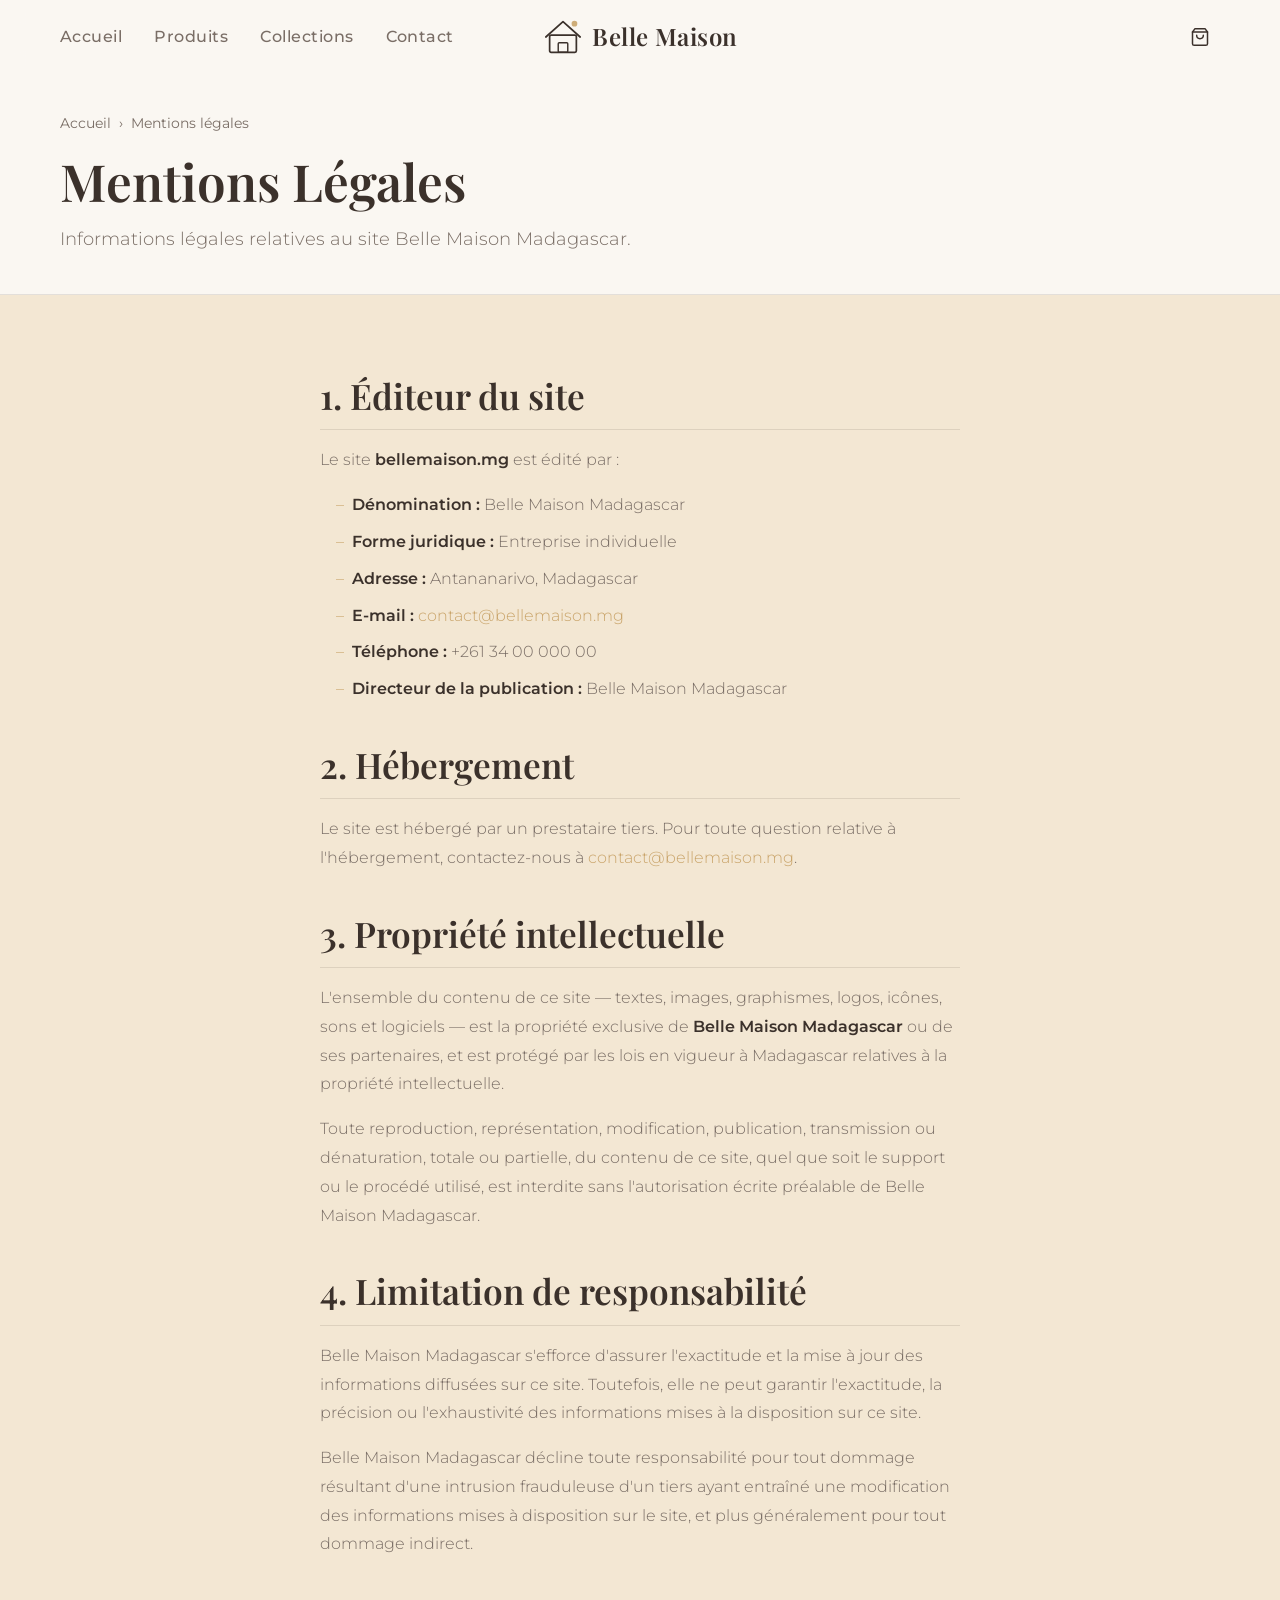
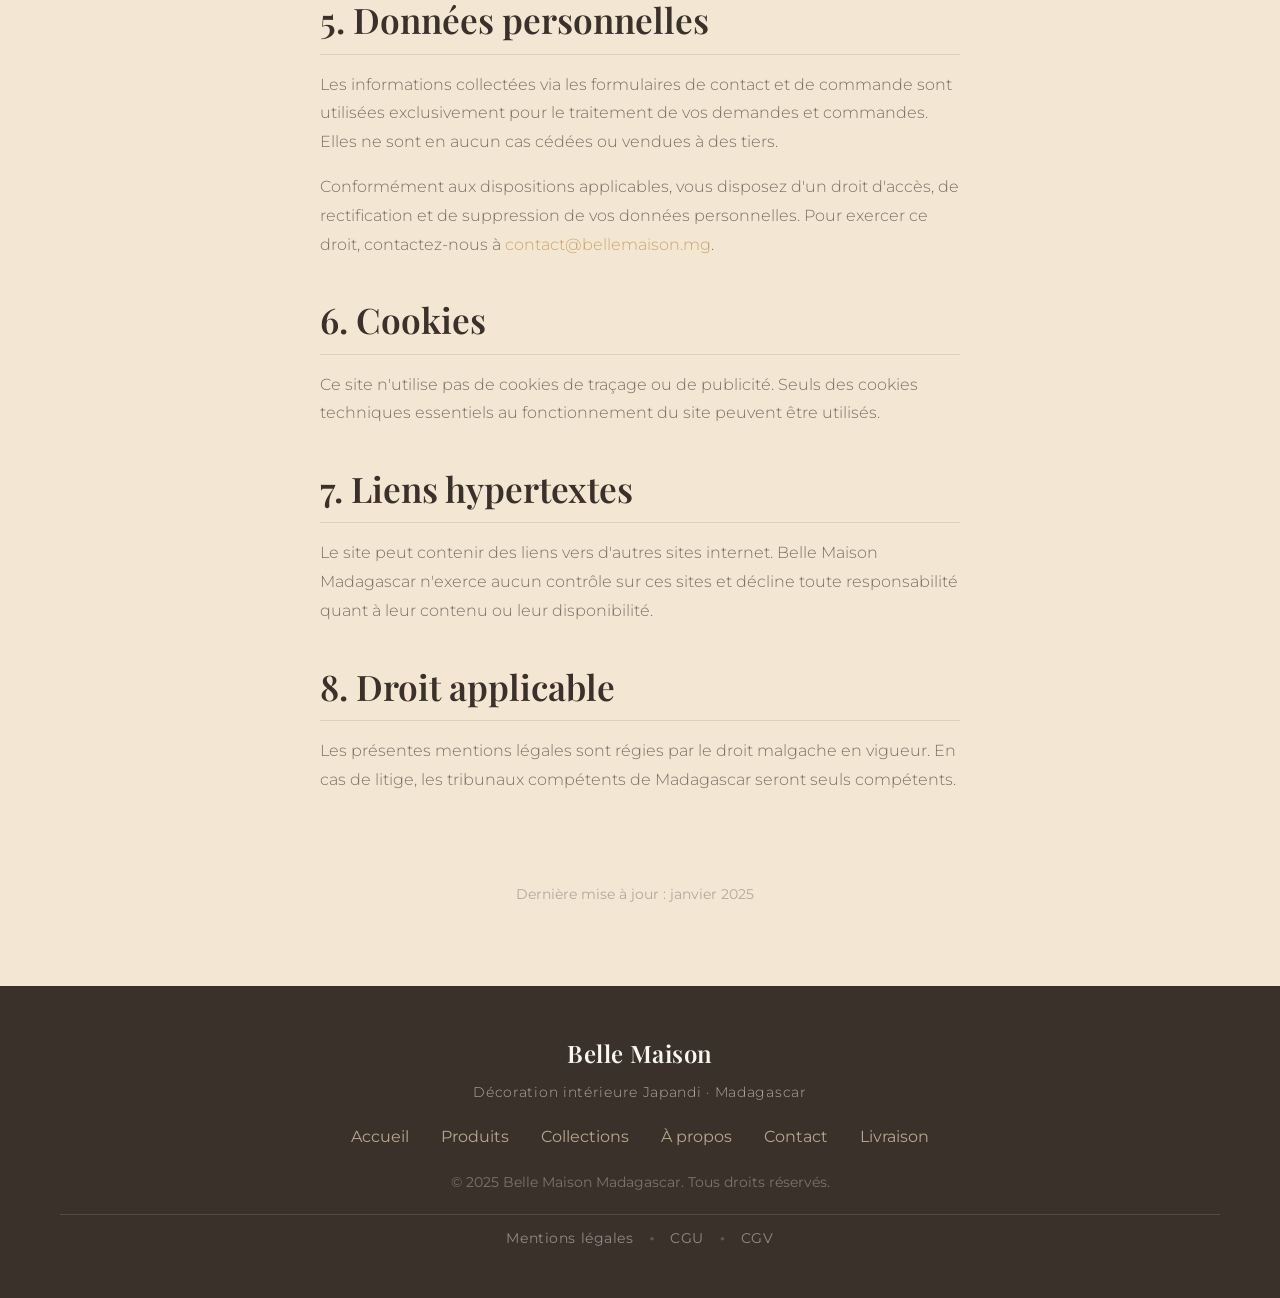
<file: mentions-legales.html>
<!DOCTYPE html>
<html lang="fr" data-theme="light">
<head>
  <meta charset="UTF-8">
  <link rel="icon" type="image/svg+xml" href="favicon.svg">
  <meta name="viewport" content="width=device-width, initial-scale=1.0">
  <meta name="description" content="Mentions légales de Belle Maison Madagascar – informations sur l'éditeur, l'hébergement et la propriété intellectuelle.">
  <title>Mentions Légales – Belle Maison Madagascar</title>
  <link rel="preconnect" href="https://fonts.googleapis.com">
  <link rel="preconnect" href="https://fonts.gstatic.com" crossorigin>
  <link href="https://fonts.googleapis.com/css2?family=Playfair+Display:ital,wght@0,400;0,600;0,700;1,400&family=Montserrat:wght@300;400;500;600&display=swap" rel="stylesheet">
  <link rel="stylesheet" href="style.css">
  <style>
    .legal-hero { background:var(--color-surface); border-bottom:1px solid var(--color-divider); padding-top:calc(72px + var(--space-10)); padding-bottom:var(--space-10); }
    .legal-body { padding-block:clamp(var(--space-16),8vw,var(--space-20)); background:var(--color-bg); }
    .legal-content { max-width:var(--content-narrow); margin-inline:auto; display:flex; flex-direction:column; gap:var(--space-10); }
    .legal-section { display:flex; flex-direction:column; gap:var(--space-4); }
    .legal-section h2 { font-family:var(--font-display); font-size:var(--text-xl); font-weight:600; color:var(--color-brun); padding-bottom:var(--space-3); border-bottom:1px solid var(--color-divider); }
    .legal-section p, .legal-section li { font-size:var(--text-sm); color:var(--color-text-muted); font-weight:300; line-height:1.8; }
    .legal-section ul { list-style:none; display:flex; flex-direction:column; gap:var(--space-2); padding-left:var(--space-4); }
    .legal-section ul li::before { content:"–"; margin-right:var(--space-2); color:var(--color-or); }
    .legal-section strong { color:var(--color-brun); font-weight:600; }
    .legal-section a { color:var(--color-or); text-decoration:none; }
    .legal-section a:hover { text-decoration:underline; }
    .legal-update { font-size:var(--text-xs); color:var(--color-text-faint); margin-top:var(--space-12); text-align:center; }
  </style>
</head>
<body>
  <a href="#main-content" class="skip-link">Passer au contenu principal</a>

  <header class="site-header" id="header">
    <div class="header-inner">
      <button class="hamburger" id="hamburger" aria-label="Ouvrir le menu" aria-expanded="false" aria-controls="nav-menu"><span></span><span></span><span></span></button>
      <a href="index.html" class="logo" aria-label="Belle Maison – Accueil">
        <svg width="42" height="42" viewBox="0 0 44 44" fill="none" aria-hidden="true"><rect x="8" y="20" width="28" height="18" rx="1.5" stroke="currentColor" stroke-width="1.8"/><path d="M4 22 L22 6 L40 22" stroke="currentColor" stroke-width="1.8" stroke-linecap="round" stroke-linejoin="round"/><rect x="17" y="28" width="10" height="10" rx="1" stroke="currentColor" stroke-width="1.5"/><circle cx="34" cy="8" r="3" fill="#C9A46A" opacity="0.9"/></svg>
        <span class="logo-text">Belle Maison</span>
      </a>
      <nav class="main-nav" id="nav-menu" aria-label="Navigation principale">
        <ul role="list">
          <li><a href="index.html" class="nav-link">Accueil</a></li>
          <li><a href="produits.html" class="nav-link">Produits</a></li>
          <li><a href="collections.html" class="nav-link">Collections</a></li>
          <li><a href="contact.html" class="nav-link">Contact</a></li>
        </ul>
      </nav>
      <div class="header-actions">
        <a href="produits.html" class="icon-btn" aria-label="Voir les produits">
          <svg width="20" height="20" viewBox="0 0 24 24" fill="none" stroke="currentColor" stroke-width="1.8" stroke-linecap="round" stroke-linejoin="round"><path d="M6 2 3 6v14a2 2 0 0 0 2 2h14a2 2 0 0 0 2-2V6l-3-4Z"/><path d="M3 6h18"/><path d="M16 10a4 4 0 0 1-8 0"/></svg>
        </a>
      </div>
    </div>
    <div class="nav-overlay" id="nav-overlay" aria-hidden="true"></div>
  </header>

  <main id="main-content">
    <section class="legal-hero">
      <div class="container">
        <nav class="breadcrumb" aria-label="Fil d'Ariane">
          <a href="index.html">Accueil</a><span aria-hidden="true">›</span><span aria-current="page">Mentions légales</span>
        </nav>
        <h1 class="page-title">Mentions Légales</h1>
        <p class="page-desc">Informations légales relatives au site Belle Maison Madagascar.</p>
      </div>
    </section>

    <section class="legal-body">
      <div class="container">
        <div class="legal-content">

          <div class="legal-section">
            <h2>1. Éditeur du site</h2>
            <p>Le site <strong>bellemaison.mg</strong> est édité par :</p>
            <ul>
              <li><strong>Dénomination :</strong> Belle Maison Madagascar</li>
              <li><strong>Forme juridique :</strong> Entreprise individuelle</li>
              <li><strong>Adresse :</strong> Antananarivo, Madagascar</li>
              <li><strong>E-mail :</strong> <a href="mailto:contact@bellemaison.mg">contact@bellemaison.mg</a></li>
              <li><strong>Téléphone :</strong> +261 34 00 000 00</li>
              <li><strong>Directeur de la publication :</strong> Belle Maison Madagascar</li>
            </ul>
          </div>

          <div class="legal-section">
            <h2>2. Hébergement</h2>
            <p>Le site est hébergé par un prestataire tiers. Pour toute question relative à l'hébergement, contactez-nous à <a href="mailto:contact@bellemaison.mg">contact@bellemaison.mg</a>.</p>
          </div>

          <div class="legal-section">
            <h2>3. Propriété intellectuelle</h2>
            <p>L'ensemble du contenu de ce site — textes, images, graphismes, logos, icônes, sons et logiciels — est la propriété exclusive de <strong>Belle Maison Madagascar</strong> ou de ses partenaires, et est protégé par les lois en vigueur à Madagascar relatives à la propriété intellectuelle.</p>
            <p>Toute reproduction, représentation, modification, publication, transmission ou dénaturation, totale ou partielle, du contenu de ce site, quel que soit le support ou le procédé utilisé, est interdite sans l'autorisation écrite préalable de Belle Maison Madagascar.</p>
          </div>

          <div class="legal-section">
            <h2>4. Limitation de responsabilité</h2>
            <p>Belle Maison Madagascar s'efforce d'assurer l'exactitude et la mise à jour des informations diffusées sur ce site. Toutefois, elle ne peut garantir l'exactitude, la précision ou l'exhaustivité des informations mises à la disposition sur ce site.</p>
            <p>Belle Maison Madagascar décline toute responsabilité pour tout dommage résultant d'une intrusion frauduleuse d'un tiers ayant entraîné une modification des informations mises à disposition sur le site, et plus généralement pour tout dommage indirect.</p>
          </div>

          <div class="legal-section">
            <h2>5. Données personnelles</h2>
            <p>Les informations collectées via les formulaires de contact et de commande sont utilisées exclusivement pour le traitement de vos demandes et commandes. Elles ne sont en aucun cas cédées ou vendues à des tiers.</p>
            <p>Conformément aux dispositions applicables, vous disposez d'un droit d'accès, de rectification et de suppression de vos données personnelles. Pour exercer ce droit, contactez-nous à <a href="mailto:contact@bellemaison.mg">contact@bellemaison.mg</a>.</p>
          </div>

          <div class="legal-section">
            <h2>6. Cookies</h2>
            <p>Ce site n'utilise pas de cookies de traçage ou de publicité. Seuls des cookies techniques essentiels au fonctionnement du site peuvent être utilisés.</p>
          </div>

          <div class="legal-section">
            <h2>7. Liens hypertextes</h2>
            <p>Le site peut contenir des liens vers d'autres sites internet. Belle Maison Madagascar n'exerce aucun contrôle sur ces sites et décline toute responsabilité quant à leur contenu ou leur disponibilité.</p>
          </div>

          <div class="legal-section">
            <h2>8. Droit applicable</h2>
            <p>Les présentes mentions légales sont régies par le droit malgache en vigueur. En cas de litige, les tribunaux compétents de Madagascar seront seuls compétents.</p>
          </div>

          <p class="legal-update">Dernière mise à jour : janvier 2025</p>
        </div>
      </div>
    </section>
  </main>

  <footer class="site-footer" role="contentinfo">
    <div class="container footer-inner">
      <div class="footer-brand"><span class="logo-text footer-logo">Belle Maison</span><p>Décoration intérieure Japandi · Madagascar</p></div>
      <nav class="footer-nav" aria-label="Navigation pied de page">
        <a href="index.html">Accueil</a><a href="produits.html">Produits</a><a href="collections.html">Collections</a>
        <a href="a-propos.html">À propos</a><a href="contact.html">Contact</a><a href="livraison.html">Livraison</a>
      </nav>
      <p class="footer-copy">© 2025 Belle Maison Madagascar. Tous droits réservés.</p>
      <nav class="footer-legal-nav" aria-label="Liens légaux">
        <a href="mentions-legales.html">Mentions légales</a>
        <span class="footer-legal-sep" aria-hidden="true">●</span>
        <a href="cgu.html">CGU</a>
        <span class="footer-legal-sep" aria-hidden="true">●</span>
        <a href="cgv.html">CGV</a>
      </nav>
    </div>
  </footer>

  <script>
    const header = document.getElementById('header');
    let lastY = 0;
    window.addEventListener('scroll', () => { const y = window.scrollY; header.classList.toggle('scrolled', y > 60); header.classList.toggle('hidden', y > lastY && y > 120); lastY = y; }, { passive: true });
    const hamburger = document.getElementById('hamburger');
    const navMenu = document.getElementById('nav-menu');
    const navOvl = document.getElementById('nav-overlay');
    function toggleNav(open) { hamburger.setAttribute('aria-expanded', open); navMenu.classList.toggle('is-open', open); navOvl.classList.toggle('is-visible', open); document.body.classList.toggle('menu-open', open); }
    hamburger.addEventListener('click', () => toggleNav(hamburger.getAttribute('aria-expanded') !== 'true'));
    navOvl.addEventListener('click', () => toggleNav(false));
  </script>
</body>
</html>
</file>
<file: style.css>
/* ==========================================================
   BELLE MAISON – Feuille de style principale
   Style Japandi : minimaliste, chaleureux, épuré
   Palette : Beige, Sable, Vert Sauge, Brun, Blanc cassé, Or
   ========================================================== */

/* ─── DIRECTION ARTISTIQUE ───────────────────────────────────
   Concept : Japandi (Japanese + Scandinavian) → calme, naturel
   Palette : tons chauds désaturés + touches d'or
   Typo : Playfair Display (titres) + Montserrat (corps)
   Densité : aérée, beaucoup d'espace blanc
   ─────────────────────────────────────────────────────────── */


/* ==========================================================
   1. VARIABLES CSS : TOKENS DE DESIGN
   ========================================================== */
:root {
  /* Palette Japandi – Belle Maison */
  --color-beige:       #F3E7D3;   /* Fond principal clair */
  --color-sable:       #D9C2A3;   /* Accent neutre, bordures */
  --color-sage:        #8A9474;   /* Vert sauge, accents naturels */
  --color-brun:        #3B312B;   /* Texte principal */
  --color-blanc:       #FAF7F2;   /* Blanc cassé, surfaces */
  --color-or:          #C9A46A;   /* Or, touches luxe */
  --color-or-light:    #e8d5b0;   /* Or clair, fonds badges */
  --color-sage-light:  #c8d1b8;   /* Sauge clair */
  --color-text-muted:  #7a6e66;   /* Texte secondaire */
  --color-text-faint:  #b3a89e;   /* Texte tertiaire */

  /* Surfaces */
  --color-bg:          var(--color-beige);
  --color-surface:     var(--color-blanc);
  --color-surface-2:   #f0ebe3;
  --color-divider:     rgba(59, 49, 43, 0.12);
  --color-border:      rgba(59, 49, 43, 0.15);

  /* Typographie */
  --font-display:  'Playfair Display', 'Georgia', serif;
  --font-body:     'Montserrat', 'Helvetica Neue', sans-serif;

  /* Échelle typographique fluide (clamp) */
  --text-xs:    clamp(0.75rem,  0.7rem  + 0.25vw, 0.875rem);  /* 12-14px */
  --text-sm:    clamp(0.875rem, 0.8rem  + 0.35vw, 1rem);      /* 14-16px */
  --text-base:  clamp(1rem,     0.95rem + 0.25vw, 1.125rem);  /* 16-18px */
  --text-lg:    clamp(1.125rem, 1rem    + 0.75vw, 1.5rem);    /* 18-24px */
  --text-xl:    clamp(1.5rem,   1.2rem  + 1.25vw, 2.25rem);   /* 24-36px */
  --text-2xl:   clamp(2rem,     1.2rem  + 2.5vw,  3.5rem);    /* 32-56px */
  --text-hero:  clamp(2.6rem,   1.5rem  + 4.5vw,  5.5rem);    /* 42-88px */

  /* Espacements (base 4px) */
  --space-1:  0.25rem;
  --space-2:  0.5rem;
  --space-3:  0.75rem;
  --space-4:  1rem;
  --space-5:  1.25rem;
  --space-6:  1.5rem;
  --space-8:  2rem;
  --space-10: 2.5rem;
  --space-12: 3rem;
  --space-16: 4rem;
  --space-20: 5rem;
  --space-24: 6rem;

  /* Rayons */
  --radius-sm:   0.375rem;
  --radius-md:   0.5rem;
  --radius-lg:   0.75rem;
  --radius-xl:   1rem;
  --radius-2xl:  1.5rem;
  --radius-full: 9999px;

  /* Transitions */
  --ease-out:    cubic-bezier(0.16, 1, 0.3, 1);
  --transition:  200ms var(--ease-out);
  --transition-slow: 450ms var(--ease-out);

  /* Ombres (teintées chaud) */
  --shadow-sm:  0 1px 3px rgba(59, 49, 43, 0.06);
  --shadow-md:  0 4px 16px rgba(59, 49, 43, 0.09);
  --shadow-lg:  0 12px 40px rgba(59, 49, 43, 0.13);

  /* Largeurs de contenu */
  --content-narrow:  640px;
  --content-default: 960px;
  --content-wide:    1200px;
}


/* ==========================================================
   2. RESET & BASE CSS
   ========================================================== */
*, *::before, *::after {
  box-sizing: border-box;
  margin: 0;
  padding: 0;
}

html {
  -webkit-font-smoothing: antialiased;
  -moz-osx-font-smoothing: grayscale;
  text-rendering: optimizeLegibility;
  scroll-behavior: smooth;
  scroll-padding-top: 80px;
  -webkit-text-size-adjust: none;
  text-size-adjust: none;
}

body {
  min-height: 100dvh;
  font-family: var(--font-body);
  font-size: var(--text-base);
  color: var(--color-brun);
  background-color: var(--color-bg);
  line-height: 1.65;
  overflow-x: hidden;
}

/* Quand le menu mobile est ouvert : bloquer le scroll */
body.menu-open {
  overflow: hidden;
}

img, picture, video, canvas, svg {
  display: block;
  max-width: 100%;
  height: auto;
}

ul[role="list"], ol[role="list"] { list-style: none; }

h1, h2, h3, h4, h5, h6 {
  font-family: var(--font-display);
  text-wrap: balance;
  line-height: 1.2;
  color: var(--color-brun);
}

p, li, figcaption {
  text-wrap: pretty;
  max-width: 70ch;
}

input, button, textarea, select { font: inherit; color: inherit; }
button { cursor: pointer; background: none; border: none; }

a, button, [role="button"] {
  transition: color var(--transition),
              background var(--transition),
              border-color var(--transition),
              box-shadow var(--transition),
              opacity var(--transition),
              transform var(--transition);
}

::selection {
  background: rgba(201, 164, 106, 0.25);
  color: var(--color-brun);
}

:focus-visible {
  outline: 2px solid var(--color-or);
  outline-offset: 3px;
  border-radius: var(--radius-sm);
}

@media (prefers-reduced-motion: reduce) {
  *, *::before, *::after {
    animation-duration: 0.01ms !important;
    transition-duration: 0.01ms !important;
    animation-iteration-count: 1 !important;
    scroll-behavior: auto !important;
  }
}


/* ==========================================================
   3. UTILITAIRES
   ========================================================== */

/* Lien accessibilité (skip to content) */
.skip-link {
  position: absolute;
  top: var(--space-4);
  left: var(--space-4);
  z-index: 9999;
  background: var(--color-brun);
  color: var(--color-blanc);
  padding: var(--space-2) var(--space-4);
  border-radius: var(--radius-md);
  font-size: var(--text-sm);
  text-decoration: none;
  transform: translateY(-120%);
  opacity: 0;
}
.skip-link:focus {
  transform: translateY(0);
  opacity: 1;
}

/* Conteneur */
.container {
  max-width: var(--content-wide);
  margin-inline: auto;
  padding-inline: var(--space-5);
}

/* En-têtes de sections */
.section-header {
  text-align: center;
  margin-bottom: var(--space-12);
}

.section-label {
  display: inline-block;
  font-family: var(--font-body);
  font-size: var(--text-xs);
  font-weight: 600;
  letter-spacing: 0.18em;
  text-transform: uppercase;
  color: var(--color-or);
  margin-bottom: var(--space-3);
}

.section-title {
  font-family: var(--font-display);
  font-size: var(--text-xl);
  font-weight: 600;
  color: var(--color-brun);
  margin-bottom: var(--space-4);
}

.section-desc {
  font-size: var(--text-base);
  color: var(--color-text-muted);
  max-width: 52ch;
  margin-inline: auto;
  font-weight: 300;
}


/* ==========================================================
   4. BOUTONS
   ========================================================== */

/* Bouton principal – fond brun foncé, arrondis légers */
.btn {
  display: inline-flex;
  align-items: center;
  gap: var(--space-2);
  font-family: var(--font-body);
  font-size: var(--text-sm);
  font-weight: 500;
  letter-spacing: 0.04em;
  padding: var(--space-3) var(--space-8);
  border-radius: var(--radius-full);
  text-decoration: none;
  cursor: pointer;
  border: 1.5px solid transparent;
  transition: all var(--transition);
}

.btn-primary {
  background: var(--color-brun);
  color: var(--color-blanc);
}
.btn-primary:hover {
  background: #2a211c;
  transform: translateY(-1px);
  box-shadow: var(--shadow-md);
}
.btn-primary:active {
  transform: translateY(0);
  box-shadow: none;
}

/* Bouton contour */
.btn-outline {
  background: transparent;
  color: var(--color-brun);
  border-color: var(--color-sable);
}
.btn-outline:hover {
  background: var(--color-brun);
  color: var(--color-blanc);
  border-color: var(--color-brun);
  transform: translateY(-1px);
  box-shadow: var(--shadow-md);
}

/* Bouton panier (petite icône) */
.btn-cart {
  display: flex;
  align-items: center;
  justify-content: center;
  width: 40px;
  height: 40px;
  border-radius: var(--radius-full);
  background: var(--color-beige);
  border: 1.5px solid var(--color-sable);
  color: var(--color-brun);
  padding: 0;
  flex-shrink: 0;
}
.btn-cart:hover {
  background: var(--color-brun);
  color: var(--color-blanc);
  border-color: var(--color-brun);
}

/* Animation d'ajout au panier */
.product-card.added .product-img-wrap::after {
  content: '✓ Ajouté';
  position: absolute;
  inset: 0;
  background: rgba(59, 49, 43, 0.55);
  display: flex;
  align-items: center;
  justify-content: center;
  color: white;
  font-family: var(--font-display);
  font-size: var(--text-lg);
  font-style: italic;
  border-radius: calc(var(--radius-xl) - 2px);
  animation: fadeInOut 0.6s ease;
}

@keyframes fadeInOut {
  0%   { opacity: 0; }
  30%  { opacity: 1; }
  70%  { opacity: 1; }
  100% { opacity: 0; }
}


/* ==========================================================
   5. EN-TÊTE (HEADER)
   ========================================================== */
.site-header {
  position: fixed;
  top: 0;
  left: 0;
  right: 0;
  z-index: 100;
  background: rgba(250, 247, 242, 0.92);
  backdrop-filter: blur(12px);
  -webkit-backdrop-filter: blur(12px);
  border-bottom: 1px solid transparent;
  transition: border-color var(--transition),
              box-shadow var(--transition),
              transform 300ms var(--ease-out);
}

/* Header scrollé : ajout d'une ombre discrète */
.site-header.scrolled {
  border-bottom-color: var(--color-divider);
  box-shadow: var(--shadow-sm);
}

/* Header caché lors du scroll vers le bas */
.site-header.hidden {
  transform: translateY(-100%);
}

.header-inner {
  display: grid;
  grid-template-columns: 1fr auto 1fr;
  align-items: center;
  max-width: var(--content-wide);
  margin-inline: auto;
  padding: var(--space-4) var(--space-5);
  min-height: 72px;
}

/* Logo */
.logo {
  grid-column: 2;
  display: flex;
  align-items: center;
  gap: var(--space-2);
  text-decoration: none;
  color: var(--color-brun);
  justify-content: center;
}

.logo-text {
  font-family: var(--font-display);
  font-size: var(--text-lg);
  font-weight: 600;
  letter-spacing: 0.02em;
  white-space: nowrap;
}

/* Navigation */
.main-nav {
  grid-column: 1;
  grid-row: 1;
}

.main-nav ul {
  display: flex;
  align-items: center;
  gap: var(--space-8);
  list-style: none;
}

.nav-link {
  font-size: var(--text-sm);
  font-weight: 500;
  color: var(--color-text-muted);
  text-decoration: none;
  letter-spacing: 0.03em;
  position: relative;
  padding-bottom: var(--space-1);
}

/* Soulignement animé pour les liens actifs */
.nav-link::after {
  content: '';
  position: absolute;
  bottom: 0;
  left: 0;
  width: 0;
  height: 1.5px;
  background: var(--color-or);
  border-radius: var(--radius-full);
  transition: width var(--transition);
}

.nav-link:hover,
.nav-link.active {
  color: var(--color-brun);
}
.nav-link.active::after,
.nav-link:hover::after {
  width: 100%;
}

/* Actions (icônes) */
.header-actions {
  grid-column: 3;
  display: flex;
  align-items: center;
  gap: var(--space-3);
  justify-content: flex-end;
}

.icon-btn {
  display: flex;
  align-items: center;
  justify-content: center;
  width: 40px;
  height: 40px;
  border-radius: var(--radius-full);
  color: var(--color-brun);
  position: relative;
}
.icon-btn:hover {
  background: var(--color-surface-2, #f0ebe3);
}

/* Badge panier */
.cart-badge {
  position: absolute;
  top: 4px;
  right: 4px;
  min-width: 18px;
  height: 18px;
  background: var(--color-or);
  color: var(--color-blanc);
  border-radius: var(--radius-full);
  font-size: 10px;
  font-weight: 600;
  display: flex;
  align-items: center;
  justify-content: center;
  line-height: 1;
  padding: 0 4px;
  transition: transform var(--transition);
}
.cart-badge.bump {
  transform: scale(1.35);
}

/* Hamburger (mobile uniquement) */
.hamburger {
  display: none;
  flex-direction: column;
  justify-content: center;
  gap: 5px;
  width: 40px;
  height: 40px;
  border-radius: var(--radius-md);
  padding: var(--space-2);
  color: var(--color-brun);
}
.hamburger span {
  display: block;
  height: 1.5px;
  background: currentColor;
  border-radius: var(--radius-full);
  transition: transform var(--transition), opacity var(--transition), width var(--transition);
  transform-origin: center;
}
.hamburger[aria-expanded="true"] span:nth-child(1) { transform: translateY(6.5px) rotate(45deg); }
.hamburger[aria-expanded="true"] span:nth-child(2) { opacity: 0; transform: scaleX(0); }
.hamburger[aria-expanded="true"] span:nth-child(3) { transform: translateY(-6.5px) rotate(-45deg); }

/* Overlay menu mobile */
.nav-overlay {
  display: none;
  position: fixed;
  inset: 0;
  background: rgba(59, 49, 43, 0.45);
  z-index: 98;
  opacity: 0;
  transition: opacity var(--transition-slow);
}
.nav-overlay.is-visible {
  opacity: 1;
}


/* ==========================================================
   6. SECTION HERO
   ========================================================== */
.hero {
  position: relative;
  min-height: 100svh;
  display: flex;
  align-items: center;
  overflow: hidden;
}

/* Image de fond */
.hero-bg {
  position: absolute;
  inset: 0;
  z-index: 0;
}

.hero-img {
  width: 100%;
  height: 100%;
  object-fit: cover;
  object-position: center 40%;
  transform: scale(1.04);
  animation: heroZoom 12s ease-out forwards;
}

@keyframes heroZoom {
  from { transform: scale(1.04); }
  to   { transform: scale(1); }
}

/* Dégradé superposé (overlay) pour lisibilité du texte */
.hero-overlay {
  position: absolute;
  inset: 0;
  background: linear-gradient(
    135deg,
    rgba(59, 49, 43, 0.55) 0%,
    rgba(59, 49, 43, 0.2) 60%,
    rgba(59, 49, 43, 0.08) 100%
  );
}

/* Contenu textuel du hero */
.hero-content {
  position: relative;
  z-index: 1;
  max-width: var(--content-wide);
  width: 100%;
  margin-inline: auto;
  padding: var(--space-24) var(--space-5) var(--space-16);
  display: flex;
  flex-direction: column;
  align-items: flex-start;
  gap: var(--space-6);
}

.hero-eyebrow {
  font-size: var(--text-xs);
  font-weight: 600;
  letter-spacing: 0.2em;
  text-transform: uppercase;
  color: var(--color-or-light);
  animation: fadeUp 0.8s var(--ease-out) 0.2s both;
}

.hero-title {
  font-family: var(--font-display);
  font-size: var(--text-hero);
  font-weight: 600;
  color: #FAF7F2;
  line-height: 1.15;
  max-width: 12ch;
  animation: fadeUp 0.9s var(--ease-out) 0.35s both;
}

.hero-title em {
  font-style: italic;
  font-weight: 400;
  color: var(--color-or-light);
}

.hero-desc {
  font-size: var(--text-base);
  color: rgba(250, 247, 242, 0.82);
  max-width: 44ch;
  font-weight: 300;
  line-height: 1.7;
  animation: fadeUp 0.9s var(--ease-out) 0.5s both;
}

.hero-content .btn-primary {
  animation: fadeUp 0.9s var(--ease-out) 0.65s both;
}

/* Indicateur de défilement */
.scroll-indicator {
  position: absolute;
  bottom: var(--space-8);
  left: 50%;
  transform: translateX(-50%);
  z-index: 1;
  display: flex;
  flex-direction: column;
  align-items: center;
}
.scroll-indicator span {
  display: block;
  width: 1.5px;
  height: 44px;
  background: linear-gradient(to bottom, transparent, rgba(250, 247, 242, 0.6));
  animation: scrollPulse 2s ease-in-out infinite;
}

@keyframes scrollPulse {
  0%, 100% { opacity: 0.3; transform: scaleY(0.8); }
  50%       { opacity: 1;   transform: scaleY(1); }
}

@keyframes fadeUp {
  from { opacity: 0; transform: translateY(20px); }
  to   { opacity: 1; transform: translateY(0); }
}


/* ==========================================================
   7. SECTION NOS UNIVERS
   ========================================================== */
.univers-section {
  padding-block: clamp(var(--space-16), 8vw, var(--space-24));
  background: var(--color-surface);
}

/* Grille de 4 vignettes circulaires */
.univers-grid {
  display: grid;
  grid-template-columns: repeat(4, 1fr);
  gap: var(--space-8);
}

.univers-card {
  display: flex;
  flex-direction: column;
  align-items: center;
  gap: var(--space-4);
  text-decoration: none;
  color: var(--color-brun);
}

/* Vignette circulaire */
.univers-circle {
  width: clamp(120px, 18vw, 200px);
  height: clamp(120px, 18vw, 200px);
  border-radius: var(--radius-full);
  overflow: hidden;
  border: 2px solid var(--color-sable);
  box-shadow: var(--shadow-sm);
  transition: box-shadow var(--transition), border-color var(--transition), transform var(--transition-slow);
}
.univers-circle img {
  width: 100%;
  height: 100%;
  object-fit: cover;
  transition: transform var(--transition-slow);
}

.univers-card:hover .univers-circle {
  border-color: var(--color-or);
  box-shadow: var(--shadow-md);
  transform: translateY(-4px);
}
.univers-card:hover .univers-circle img {
  transform: scale(1.07);
}

.univers-name {
  font-family: var(--font-display);
  font-size: var(--text-base);
  font-weight: 400;
  letter-spacing: 0.02em;
  color: var(--color-brun);
}
.univers-card:hover .univers-name {
  color: var(--color-or);
}


/* ==========================================================
   8. BARRE DE RÉASSURANCE
   ========================================================== */
.reassurance-bar {
  background: var(--color-beige);
  border-top: 1px solid var(--color-divider);
  border-bottom: 1px solid var(--color-divider);
  padding-block: var(--space-8);
}

.reassurance-grid {
  display: flex;
  align-items: center;
  justify-content: center;
  gap: var(--space-8);
  flex-wrap: wrap;
}

.reassurance-item {
  display: flex;
  align-items: center;
  gap: var(--space-4);
  flex: 1;
  min-width: 240px;
  max-width: 440px;
}

.reassurance-icon {
  flex-shrink: 0;
  width: 52px;
  height: 52px;
  background: var(--color-surface);
  border-radius: var(--radius-full);
  border: 1.5px solid var(--color-sable);
  display: flex;
  align-items: center;
  justify-content: center;
  color: var(--color-sage);
}

.reassurance-text {
  display: flex;
  flex-direction: column;
  gap: 2px;
}
.reassurance-text strong {
  font-size: var(--text-sm);
  font-weight: 600;
  color: var(--color-brun);
}
.reassurance-text span {
  font-size: var(--text-xs);
  color: var(--color-text-muted);
  font-weight: 400;
}

/* Séparateur vertical (desktop) */
.reassurance-divider {
  width: 1px;
  height: 48px;
  background: var(--color-divider);
  flex-shrink: 0;
}


/* ==========================================================
   9. SECTION NOUVEAUTÉS (GRILLE PRODUITS)
   ========================================================== */
.nouveautes-section {
  padding-block: clamp(var(--space-16), 8vw, var(--space-24));
  background: var(--color-bg);
}

/* Grille CSS Grid responsive */
.products-grid {
  display: grid;
  grid-template-columns: repeat(4, 1fr);
  gap: var(--space-6);
  margin-bottom: var(--space-12);
}

/* Carte produit */
.product-card {
  background: var(--color-surface);
  border-radius: var(--radius-xl);
  border: 1px solid var(--color-border);
  overflow: hidden;
  box-shadow: var(--shadow-sm);
  transition: box-shadow var(--transition-slow), transform var(--transition-slow);
}
.product-card:hover {
  box-shadow: var(--shadow-lg);
  transform: translateY(-4px);
}

/* Zone image produit */
.product-img-wrap {
  display: block;
  position: relative;
  overflow: hidden;
  aspect-ratio: 4 / 3;
  background: var(--color-beige);
}
.product-img-wrap img {
  width: 100%;
  height: 100%;
  object-fit: cover;
  transition: transform var(--transition-slow);
}
.product-card:hover .product-img-wrap img {
  transform: scale(1.05);
}

/* Badge produit (ex: "Nouveau", "Coup de coeur") */
.product-badge {
  position: absolute;
  top: var(--space-3);
  left: var(--space-3);
  background: var(--color-brun);
  color: var(--color-blanc);
  font-size: var(--text-xs);
  font-weight: 600;
  letter-spacing: 0.08em;
  text-transform: uppercase;
  padding: 3px var(--space-3);
  border-radius: var(--radius-full);
}
.badge-gold {
  background: var(--color-or);
  color: var(--color-brun);
}

/* Informations produit */
.product-info {
  padding: var(--space-5);
  display: flex;
  flex-direction: column;
  gap: var(--space-2);
}

.product-category {
  font-size: var(--text-xs);
  font-weight: 500;
  letter-spacing: 0.12em;
  text-transform: uppercase;
  color: var(--color-sage);
}

.product-name {
  font-family: var(--font-display);
  font-size: var(--text-base);
  font-weight: 500;
  color: var(--color-brun);
  line-height: 1.3;
}

.product-footer {
  display: flex;
  align-items: center;
  justify-content: space-between;
  margin-top: var(--space-2);
}

.product-price {
  font-size: var(--text-base);
  font-weight: 600;
  color: var(--color-brun);
  letter-spacing: 0.01em;
}

/* Bouton CTA "Voir toute la collection" */
.products-cta {
  display: flex;
  justify-content: center;
}


/* ==========================================================
   10. SECTION CONTACT
   ========================================================== */
.contact-section {
  padding-block: clamp(var(--space-16), 8vw, var(--space-20));
  background: var(--color-surface);
  border-top: 1px solid var(--color-divider);
}

.contact-inner {
  display: grid;
  grid-template-columns: 1fr auto;
  align-items: center;
  gap: var(--space-16);
}

.contact-text {
  display: flex;
  flex-direction: column;
  gap: var(--space-5);
}

.contact-text .section-title {
  font-size: var(--text-xl);
  text-align: left;
}

.contact-text p {
  font-size: var(--text-base);
  color: var(--color-text-muted);
  font-weight: 300;
  max-width: 46ch;
}

.contact-btn {
  align-self: flex-start;
}

/* Décoration SVG géométrique */
.contact-deco {
  opacity: 0.45;
  animation: rotateSlow 20s linear infinite;
  flex-shrink: 0;
}

@keyframes rotateSlow {
  from { transform: rotate(0deg); }
  to   { transform: rotate(360deg); }
}


/* ==========================================================
   11. PIED DE PAGE (FOOTER)
   ========================================================== */
.site-footer {
  background: var(--color-brun);
  color: var(--color-sable);
  padding-block: var(--space-12);
}

.footer-inner {
  display: flex;
  flex-direction: column;
  align-items: center;
  gap: var(--space-8);
  text-align: center;
}

.footer-brand {
  display: flex;
  flex-direction: column;
  gap: var(--space-2);
  align-items: center;
}

.footer-logo {
  color: var(--color-blanc);
  font-size: var(--text-lg);
}

.footer-brand p {
  font-size: var(--text-xs);
  color: var(--color-text-faint, #b3a89e);
  font-weight: 300;
  letter-spacing: 0.05em;
  max-width: none;
}

.footer-nav {
  display: flex;
  flex-wrap: wrap;
  justify-content: center;
  gap: var(--space-4) var(--space-8);
}
.footer-nav a {
  font-size: var(--text-sm);
  color: var(--color-sable);
  text-decoration: none;
  opacity: 0.8;
}
.footer-nav a:hover {
  color: var(--color-or);
  opacity: 1;
}

.footer-copy {
  font-size: var(--text-xs);
  color: var(--color-text-faint, #b3a89e);
  opacity: 0.55;
  max-width: none;
}


/* ==========================================================
   12. ANIMATIONS D'ENTRÉE (Intersection Observer)
   ========================================================== */
.anim-target {
  opacity: 0;
  transform: translateY(24px);
  transition: opacity 0.65s var(--ease-out),
              transform 0.65s var(--ease-out);
}
.anim-target.visible {
  opacity: 1;
  transform: translateY(0);
}


/* ==========================================================
   13. RESPONSIVE – TABLETTE (max 1024px)
   ========================================================== */
@media (max-width: 1024px) {
  .products-grid {
    grid-template-columns: repeat(2, 1fr);
  }

  .univers-grid {
    grid-template-columns: repeat(4, 1fr);
    gap: var(--space-4);
  }

  .contact-inner {
    grid-template-columns: 1fr;
    gap: var(--space-8);
  }
  .contact-deco {
    display: none;
  }
}


/* ==========================================================
   14. RESPONSIVE – MOBILE (max 768px)
   Approche Mobile-First : règles spécifiques au petit écran
   ========================================================== */
@media (max-width: 768px) {

  /* Header : hamburger visible, navigation en tiroir */
  .hamburger {
    display: flex;
    grid-column: 1;
  }

  .header-inner {
    grid-template-columns: auto 1fr auto;
    padding: var(--space-3) var(--space-4);
    min-height: 60px;
  }

  .logo {
    grid-column: 2;
  }

  .header-actions {
    grid-column: 3;
  }

  /* Menu navigation en tiroir (slide depuis la gauche) */
  .main-nav {
    position: fixed;
    top: 0;
    left: 0;
    bottom: 0;
    width: min(280px, 85vw);
    background: var(--color-blanc);
    z-index: 99;
    padding: var(--space-20) var(--space-6) var(--space-8);
    transform: translateX(-100%);
    transition: transform var(--transition-slow);
    box-shadow: var(--shadow-lg);
  }
  .main-nav.is-open {
    transform: translateX(0);
  }
  .nav-overlay {
    display: block;
  }

  .main-nav ul {
    flex-direction: column;
    align-items: flex-start;
    gap: var(--space-6);
  }

  .nav-link {
    font-size: var(--text-lg);
    font-family: var(--font-display);
  }

  /* Hero : texte centré sur mobile */
  .hero-content {
    align-items: flex-start;
    padding: var(--space-24) var(--space-5) var(--space-20);
  }

  .hero-title {
    font-size: clamp(2.2rem, 8vw, 3.2rem);
  }

  /* Univers : 2x2 sur mobile */
  .univers-grid {
    grid-template-columns: repeat(2, 1fr);
    gap: var(--space-6);
  }

  .univers-circle {
    width: clamp(100px, 35vw, 150px);
    height: clamp(100px, 35vw, 150px);
  }

  /* Réassurance : colonne sur mobile */
  .reassurance-grid {
    flex-direction: column;
    gap: var(--space-6);
    align-items: flex-start;
    padding-inline: var(--space-2);
  }
  .reassurance-divider {
    width: 100%;
    height: 1px;
    align-self: stretch;
  }
  .reassurance-item {
    max-width: none;
    width: 100%;
  }

  /* Produits : 1 colonne sur mobile */
  .products-grid {
    grid-template-columns: 1fr;
    gap: var(--space-5);
  }

  /* Texte contact centré */
  .contact-text .section-title {
    text-align: left;
  }

  /* Footer */
  .footer-nav {
    gap: var(--space-3) var(--space-6);
  }
}

/* ==========================================================
   15. RESPONSIVE – TRÈS PETIT (max 480px)
   ========================================================== */
@media (max-width: 480px) {
  .products-grid {
    grid-template-columns: 1fr;
  }

  .univers-grid {
    grid-template-columns: repeat(2, 1fr);
    gap: var(--space-4);
  }

  .btn {
    padding: var(--space-3) var(--space-6);
  }

  .hero-content {
    padding-top: calc(var(--space-16) + 60px);
  }
}
/* ==========================================================
   BELLE MAISON – produits.css
   ========================================================== */

.page-hero {
  background: var(--color-surface);
  border-bottom: 1px solid var(--color-divider);
  padding-top: calc(72px + var(--space-10));
  padding-bottom: var(--space-10);
}

.breadcrumb {
  display: flex;
  align-items: center;
  gap: var(--space-2);
  font-size: var(--text-xs);
  color: var(--color-text-muted);
  margin-bottom: var(--space-4);
}

.breadcrumb a {
  color: var(--color-text-muted);
  text-decoration: none;
}

.breadcrumb a:hover { color: var(--color-or); }

.page-title {
  font-family: var(--font-display);
  font-size: var(--text-2xl);
  font-weight: 600;
  color: var(--color-brun);
  margin-bottom: var(--space-3);
}

.page-desc {
  font-size: var(--text-base);
  color: var(--color-text-muted);
  font-weight: 300;
  max-width: 56ch;
}

.shop-layout {
  display: grid;
  grid-template-columns: 240px 1fr;
  gap: var(--space-10);
  padding-top: var(--space-10);
  padding-bottom: var(--space-20);
  align-items: start;
}

.filter-sidebar {
  position: sticky;
  top: 88px;
  background: var(--color-surface);
  border: 1px solid var(--color-border);
  border-radius: var(--radius-xl);
  padding: var(--space-6);
  display: flex;
  flex-direction: column;
  gap: var(--space-8);
}

.filter-close {
  display: none;
  align-self: flex-end;
  width: 36px;
  height: 36px;
  border-radius: var(--radius-full);
}

.filter-group { display: flex; flex-direction: column; gap: var(--space-3); }

.filter-title {
  font-family: var(--font-body);
  font-size: var(--text-xs);
  font-weight: 600;
  letter-spacing: 0.15em;
  text-transform: uppercase;
  color: var(--color-text-faint);
  padding-bottom: var(--space-2);
  border-bottom: 1px solid var(--color-divider);
}

.filter-list {
  display: flex;
  flex-direction: column;
  gap: var(--space-1);
  list-style: none;
}

.filter-btn {
  display: flex;
  align-items: center;
  justify-content: space-between;
  width: 100%;
  padding: var(--space-2) var(--space-3);
  border-radius: var(--radius-md);
  font-size: var(--text-sm);
  color: var(--color-text-muted);
  text-align: left;
}

.filter-btn:hover {
  background: var(--color-beige);
  color: var(--color-brun);
}

.filter-btn.active {
  background: var(--color-brun);
  color: var(--color-blanc);
}

.filter-count {
  font-size: var(--text-xs);
  background: var(--color-beige);
  color: var(--color-text-muted);
  padding: 1px 7px;
  border-radius: var(--radius-full);
}

.price-range { display: flex; flex-direction: column; gap: var(--space-3); }

input[type="range"] {
  width: 100%;
  accent-color: var(--color-sage);
}

.price-labels {
  display: flex;
  justify-content: space-between;
  font-size: var(--text-xs);
  color: var(--color-text-muted);
}

.checkbox-label {
  display: flex;
  align-items: center;
  gap: var(--space-2);
  font-size: var(--text-sm);
  color: var(--color-text-muted);
}

.products-section { display: flex; flex-direction: column; gap: var(--space-6); }

.products-topbar {
  display: flex;
  align-items: center;
  justify-content: space-between;
  gap: var(--space-4);
  padding: var(--space-3) var(--space-5);
  background: var(--color-surface);
  border: 1px solid var(--color-border);
  border-radius: var(--radius-lg);
}

.topbar-left {
  display: flex;
  align-items: center;
  gap: var(--space-4);
}

.filter-toggle-btn {
  display: none;
  align-items: center;
  gap: var(--space-2);
  font-size: var(--text-sm);
  font-weight: 500;
  color: var(--color-brun);
  padding: var(--space-2) var(--space-3);
  border-radius: var(--radius-md);
  border: 1.5px solid var(--color-sable);
}

.results-count {
  font-size: var(--text-sm);
  color: var(--color-text-muted);
}

.results-count span {
  font-weight: 600;
  color: var(--color-brun);
}

.sort-select {
  font-size: var(--text-sm);
  color: var(--color-brun);
  background: var(--color-beige);
  border: 1.5px solid var(--color-sable);
  border-radius: var(--radius-md);
  padding: var(--space-2) var(--space-4);
}

.products-grid {
  display: grid;
  grid-template-columns: repeat(3, 1fr);
  gap: var(--space-5);
}

.product-card {
  background: var(--color-surface);
  border: 1px solid var(--color-border);
  border-radius: var(--radius-xl);
  overflow: hidden;
  box-shadow: var(--shadow-sm);
  display: flex;
  flex-direction: column;
  transition: transform var(--transition-slow), box-shadow var(--transition-slow);
}

.product-card:hover {
  transform: translateY(-4px);
  box-shadow: var(--shadow-lg);
}

.product-img-wrap {
  position: relative;
  aspect-ratio: 1 / 1;
  overflow: hidden;
  background: var(--color-beige);
}

.product-img-wrap img {
  width: 100%;
  height: 100%;
  object-fit: cover;
  transition: transform var(--transition-slow);
}

.product-card:hover .product-img-wrap img {
  transform: scale(1.06);
}

.product-badge {
  position: absolute;
  top: var(--space-3);
  left: var(--space-3);
  font-size: var(--text-xs);
  font-weight: 600;
  padding: 3px var(--space-3);
  border-radius: var(--radius-full);
  z-index: 1;
}

.badge-new {
  background: var(--color-brun);
  color: var(--color-blanc);
}

.badge-gold {
  background: var(--color-or);
  color: var(--color-brun);
}

.badge-garantie {
  position: absolute;
  top: var(--space-3);
  right: var(--space-3);
  background: rgba(138, 148, 116, 0.18);
  color: var(--color-sage);
  border: 1px solid var(--color-sage-light);
  font-size: 10px;
  padding: 2px var(--space-2);
  border-radius: var(--radius-full);
}

.product-info {
  padding: var(--space-4) var(--space-4) var(--space-5);
  display: flex;
  flex-direction: column;
  gap: var(--space-2);
  flex: 1;
}

.product-category {
  font-size: var(--text-xs);
  font-weight: 600;
  letter-spacing: 0.14em;
  text-transform: uppercase;
  color: var(--color-sage);
}

.product-name {
  font-family: var(--font-display);
  font-size: var(--text-base);
  font-weight: 500;
  color: var(--color-brun);
  line-height: 1.3;
}

.product-footer {
  display: flex;
  align-items: center;
  justify-content: space-between;
  margin-top: auto;
  padding-top: var(--space-3);
  border-top: 1px solid var(--color-divider);
}

.product-price {
  font-size: var(--text-sm);
  font-weight: 700;
  color: var(--color-brun);
}

.btn-add-cart {
  display: flex;
  align-items: center;
  gap: var(--space-2);
  font-size: var(--text-xs);
  font-weight: 600;
  color: #fff;
  background: var(--color-sage);
  border-radius: var(--radius-full);
  padding: var(--space-2) var(--space-4);
}

.btn-add-cart:hover {
  background: #6f7a5e;
}

.cart-overlay,
.filter-overlay {
  position: fixed;
  inset: 0;
  background: rgba(59, 49, 43, 0.45);
  opacity: 0;
  pointer-events: none;
  transition: opacity var(--transition-slow);
}

.cart-overlay.is-visible,
.filter-overlay.is-visible {
  opacity: 1;
  pointer-events: all;
}

.cart-drawer {
  position: fixed;
  top: 0;
  right: 0;
  bottom: 0;
  width: min(420px, 96vw);
  background: var(--color-blanc);
  z-index: 201;
  display: flex;
  flex-direction: column;
  box-shadow: -8px 0 32px rgba(59, 49, 43, 0.14);
  transform: translateX(100%);
  transition: transform var(--transition-slow);
}

.cart-drawer.is-open {
  transform: translateX(0);
}

.cart-drawer-header,
.cart-footer {
  padding: var(--space-5) var(--space-6);
  border-bottom: 1px solid var(--color-divider);
}

.cart-body {
  flex: 1;
  overflow-y: auto;
  padding: var(--space-5) var(--space-6);
}

.cart-list {
  display: flex;
  flex-direction: column;
  gap: var(--space-4);
  list-style: none;
}

.cart-item {
  display: grid;
  grid-template-columns: 72px 1fr auto;
  gap: var(--space-3);
  align-items: center;
  padding-bottom: var(--space-4);
  border-bottom: 1px solid var(--color-divider);
}

.cart-item-img {
  width: 72px;
  height: 72px;
  border-radius: var(--radius-md);
  object-fit: cover;
}

.modal-overlay {
  position: fixed;
  inset: 0;
  background: rgba(59, 49, 43, 0.55);
  display: flex;
  align-items: center;
  justify-content: center;
  padding: var(--space-4);
  opacity: 0;
  pointer-events: none;
  transition: opacity var(--transition-slow);
  z-index: 300;
}

.modal-overlay.is-open {
  opacity: 1;
  pointer-events: all;
}

.modal-card {
  background: var(--color-blanc);
  border-radius: var(--radius-2xl);
  padding: var(--space-8);
  max-width: 520px;
  width: 100%;
  box-shadow: var(--shadow-lg);
}

.modal-operators {
  display: grid;
  grid-template-columns: repeat(3, 1fr);
  gap: var(--space-3);
  margin-bottom: var(--space-6);
}

.operator-inner {
  display: flex;
  flex-direction: column;
  align-items: center;
  gap: var(--space-2);
  padding: var(--space-4);
  border: 2px solid var(--color-sable);
  border-radius: var(--radius-xl);
  background: var(--color-beige);
}

.input-wrap {
  display: flex;
  align-items: center;
  border: 1.5px solid var(--color-sable);
  border-radius: var(--radius-md);
  overflow: hidden;
}

.input-prefix {
  padding: var(--space-3);
  background: var(--color-beige);
  border-right: 1px solid var(--color-sable);
}

.form-input {
  flex: 1;
  padding: var(--space-3) var(--space-4);
  border: none;
  outline: none;
}

.toast {
  position: fixed;
  bottom: var(--space-6);
  left: 50%;
  transform: translateX(-50%) translateY(80px);
  background: var(--color-brun);
  color: var(--color-blanc);
  padding: var(--space-3) var(--space-6);
  border-radius: var(--radius-full);
  opacity: 0;
  transition: opacity 300ms ease, transform 300ms ease;
  z-index: 400;
}

.toast.show {
  opacity: 1;
  transform: translateX(-50%) translateY(0);
}

@media (max-width: 1024px) {
  .shop-layout {
    grid-template-columns: 200px 1fr;
    gap: var(--space-6);
  }
  .products-grid {
    grid-template-columns: repeat(2, 1fr);
  }
}

@media (max-width: 768px) {
  .shop-layout {
    grid-template-columns: 1fr;
  }

  .filter-sidebar {
    position: fixed;
    top: 0;
    left: 0;
    bottom: 0;
    width: min(300px, 88vw);
    z-index: 150;
    transform: translateX(-110%);
    transition: transform var(--transition-slow);
    overflow-y: auto;
  }

  .filter-sidebar.is-open {
    transform: translateX(0);
  }

  .filter-close,
  .filter-toggle-btn {
    display: flex;
  }

  .products-grid {
    grid-template-columns: repeat(2, 1fr);
  }

  .modal-operators {
    grid-template-columns: 1fr;
  }
}

@media (max-width: 480px) {
  .products-grid {
    grid-template-columns: 1fr;
  }
}

/* ── Footer legal row ──────────────────────────────────── */
.footer-inner {
  display: flex;
  flex-direction: column;
  align-items: center;
  gap: var(--space-5);
  text-align: center;
}

.footer-legal-nav {
  display: flex;
  align-items: center;
  gap: var(--space-4);
  flex-wrap: wrap;
  justify-content: center;
  padding-top: var(--space-3);
  border-top: 1px solid rgba(250, 247, 242, 0.12);
  width: 100%;
}

.footer-legal-nav a {
  font-size: var(--text-xs);
  color: rgba(250, 247, 242, 0.45);
  text-decoration: none;
  letter-spacing: 0.04em;
  transition: color var(--transition);
}

.footer-legal-nav a:hover {
  color: var(--color-or-light);
}

.footer-legal-sep {
  font-size: 8px;
  color: rgba(250, 247, 242, 0.2);
  line-height: 1;
}

/* ── Quick-view — hint overlay & modal ──────────────────
   Works on every page that loads quickview.js
────────────────────────────────────────────────────────── */

/* Hover hint inside .product-img-wrap */
.qv-hint {
  position: absolute;
  bottom: 0; left: 0; right: 0;
  display: flex;
  align-items: center;
  justify-content: center;
  gap: 6px;
  padding: 10px 14px;
  background: rgba(59, 49, 43, 0.82);
  backdrop-filter: blur(4px);
  color: var(--color-blanc);
  font-family: var(--font-body);
  font-size: 12px;
  font-weight: 500;
  letter-spacing: .06em;
  text-transform: uppercase;
  pointer-events: none;
  transform: translateY(100%);
  transition: transform .28s ease;
  z-index: 2;
}
.product-img-wrap:hover .qv-hint,
.product-img-wrap:focus-within .qv-hint {
  transform: translateY(0);
}
.product-img-wrap { cursor: pointer; }

/* Scroll lock when modal open */
.qv-scroll-lock { overflow: hidden; }

/* Backdrop */
.qv-backdrop {
  position: fixed;
  inset: 0;
  background: rgba(30, 24, 20, 0.55);
  backdrop-filter: blur(3px);
  z-index: 1000;
  opacity: 0;
  pointer-events: none;
  transition: opacity .3s ease;
}
.qv-backdrop.is-open {
  opacity: 1;
  pointer-events: auto;
}

/* Modal container */
.qv-modal {
  position: fixed;
  inset: 0;
  margin: auto;
  width: min(92vw, 860px);
  max-height: 92vh;
  overflow-y: auto;
  background: var(--color-blanc, #FAF7F2);
  border-radius: 16px;
  box-shadow: 0 24px 80px rgba(30, 24, 20, .22);
  z-index: 1001;
  opacity: 0;
  transform: scale(.95) translateY(12px);
  pointer-events: none;
  transition: opacity .3s ease, transform .3s ease;
  padding: clamp(24px, 5vw, 48px);
}
.qv-modal.is-open {
  opacity: 1;
  transform: scale(1) translateY(0);
  pointer-events: auto;
}

/* Close button */
.qv-close {
  position: absolute;
  top: 16px; right: 16px;
  width: 36px; height: 36px;
  display: flex; align-items: center; justify-content: center;
  background: var(--color-beige, #F3E7D3);
  border: none;
  border-radius: 50%;
  cursor: pointer;
  color: var(--color-brun, #3B312B);
  transition: background .2s, transform .2s;
  z-index: 2;
}
.qv-close:hover  { background: var(--color-sable, #D9C2A3); transform: scale(1.08); }
.qv-close:focus-visible { outline: 2px solid var(--color-sage, #8A9474); outline-offset: 2px; }

/* Two-column body */
.qv-body {
  display: flex;
  gap: clamp(20px, 4vw, 48px);
  align-items: flex-start;
}

/* Image column */
.qv-img-col {
  flex: 0 0 44%;
  aspect-ratio: 1 / 1;
  overflow: hidden;
  border-radius: 10px;
  background: var(--color-beige, #F3E7D3);
}
.qv-img-col img {
  width: 100%;
  height: 100%;
  object-fit: cover;
  display: block;
}

/* Info column */
.qv-info-col {
  flex: 1;
  min-width: 0;
  display: flex;
  flex-direction: column;
  gap: 10px;
  padding-top: 4px;
}
.qv-cat {
  font-family: var(--font-body);
  font-size: 11px;
  font-weight: 600;
  letter-spacing: .12em;
  text-transform: uppercase;
  color: var(--color-sage, #8A9474);
}
.qv-name {
  font-family: var(--font-title);
  font-size: clamp(20px, 3vw, 28px);
  font-weight: 600;
  color: var(--color-brun, #3B312B);
  line-height: 1.2;
  margin: 0;
}
.qv-badges {
  display: flex;
  flex-wrap: wrap;
  gap: 8px;
  min-height: 0;
}
.qv-price {
  font-family: var(--font-body);
  font-size: clamp(18px, 2.4vw, 22px);
  font-weight: 600;
  color: var(--color-or, #C9A46A);
  margin: 0;
}
.qv-desc {
  font-family: var(--font-body);
  font-size: 14px;
  line-height: 1.7;
  color: #5a4e47;
  margin: 0;
  border-top: 1px solid var(--color-sable, #D9C2A3);
  padding-top: 12px;
}

/* Action row */
.qv-actions {
  display: flex;
  flex-wrap: wrap;
  gap: 12px;
  margin-top: 6px;
}
.qv-cart-btn {
  display: inline-flex;
  align-items: center;
  gap: 8px;
  padding: 12px 22px;
  background: var(--color-brun, #3B312B);
  color: var(--color-blanc, #FAF7F2);
  border: none;
  border-radius: 6px;
  font-family: var(--font-body);
  font-size: 13px;
  font-weight: 600;
  letter-spacing: .05em;
  cursor: pointer;
  transition: background .2s, transform .15s;
}
.qv-cart-btn:hover  { background: #2a231f; transform: translateY(-1px); }
.qv-link-btn {
  display: inline-flex;
  align-items: center;
  padding: 12px 18px;
  border: 1.5px solid var(--color-sable, #D9C2A3);
  border-radius: 6px;
  font-family: var(--font-body);
  font-size: 13px;
  font-weight: 500;
  color: var(--color-brun, #3B312B);
  text-decoration: none;
  transition: border-color .2s, background .2s;
}
.qv-link-btn:hover { border-color: var(--color-brun); background: var(--color-beige); }

/* Mobile: stack columns */
@media (max-width: 580px) {
  .qv-body     { flex-direction: column; }
  .qv-img-col  { flex: none; width: 100%; aspect-ratio: 4 / 3; }
  .qv-actions  { flex-direction: column; }
  .qv-cart-btn,
  .qv-link-btn { justify-content: center; }
}

/* ── Local image positioning & cropping ──────────────────
   Targets every <img> regardless of which page or whether
   it's rendered statically or by produits.js.
────────────────────────────────────────────────────────── */

/* Luminaires ─ portrait product shots, show lamp body */
img[src*="Lampe Shoji"]              { object-position: center 30%; }
img[src*="Lustre En Rotin"]          { object-position: center 20%; }
img[src*="Applique murale"]          { object-position: center 35%; }

/* Textiles ─ fabric/drape shots */
img[src*="Rideau lin"]               { object-position: center 15%; }
img[src*="Coussin en lin"]           { object-position: center 40%; }
img[src*="Plaid coton"]              { object-position: center 45%; }
img[src*="tapis berbere"]            { object-position: center center; }

/* Art Mural ─ keep subject fully in frame */
img[src*="Tableau botanique"]        { object-position: center center; }
img[src*="miroir arche"]             { object-position: center 18%; }
img[src*="Horloge murale"]           { object-position: center center; }

/* Accessoires ─ mostly square/neutral product shots */
img[src*="Vase kintsugi"]            { object-position: center 30%; }
img[src*="cadre laiton"]             { object-position: center center; }
img[src*="plateau teck"]             { object-position: center center; }
img[src*="Bougie"]                   { object-position: center 35%; }

/* Plantes & Pots */
img[src*="pot wabi sabi"]            { object-position: center 30%; }
img[src*="Cache pot rotin"]          { object-position: center 35%; }

/* Mobilier ─ wide shots, slight upward crop to include full sofa */
img[src*="canapé wabi sabi"]         { object-position: center 45%; }
img[src*="Etagère Zen"]              { object-position: center top; }
</file>
